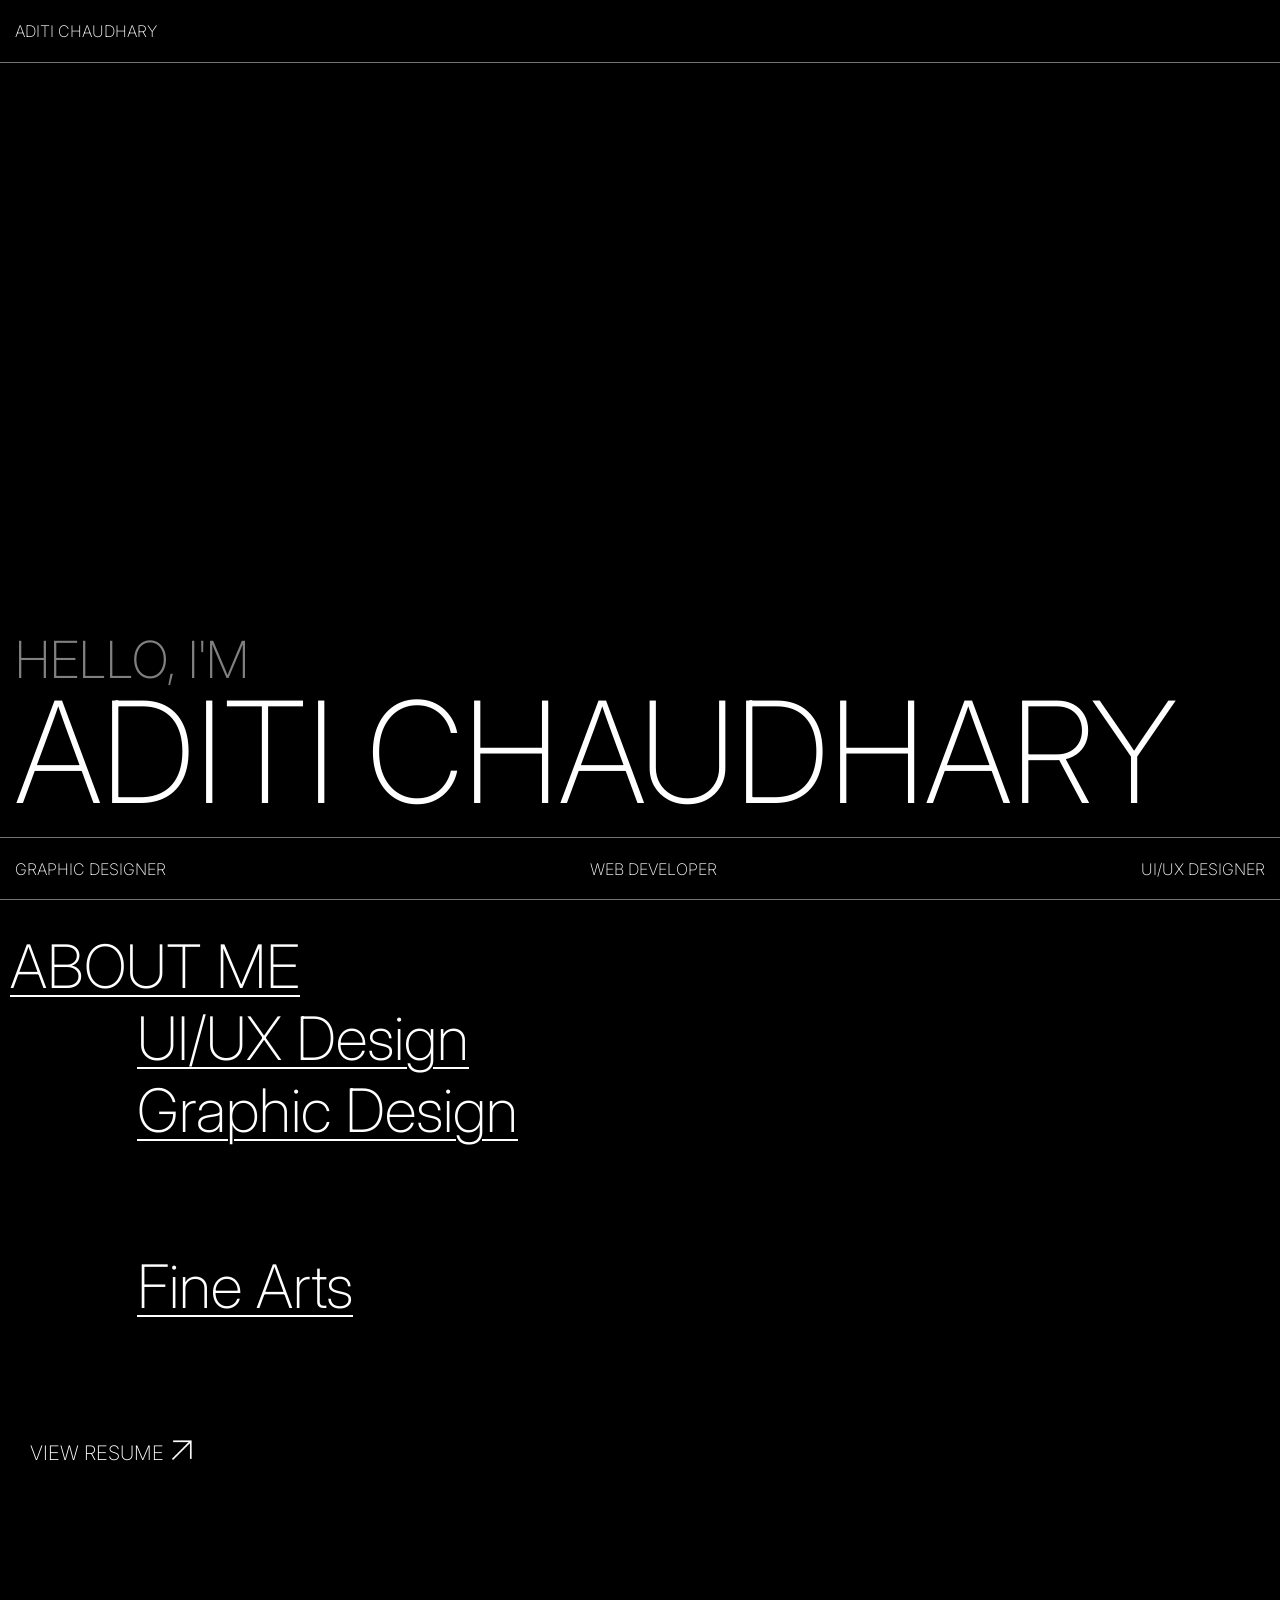
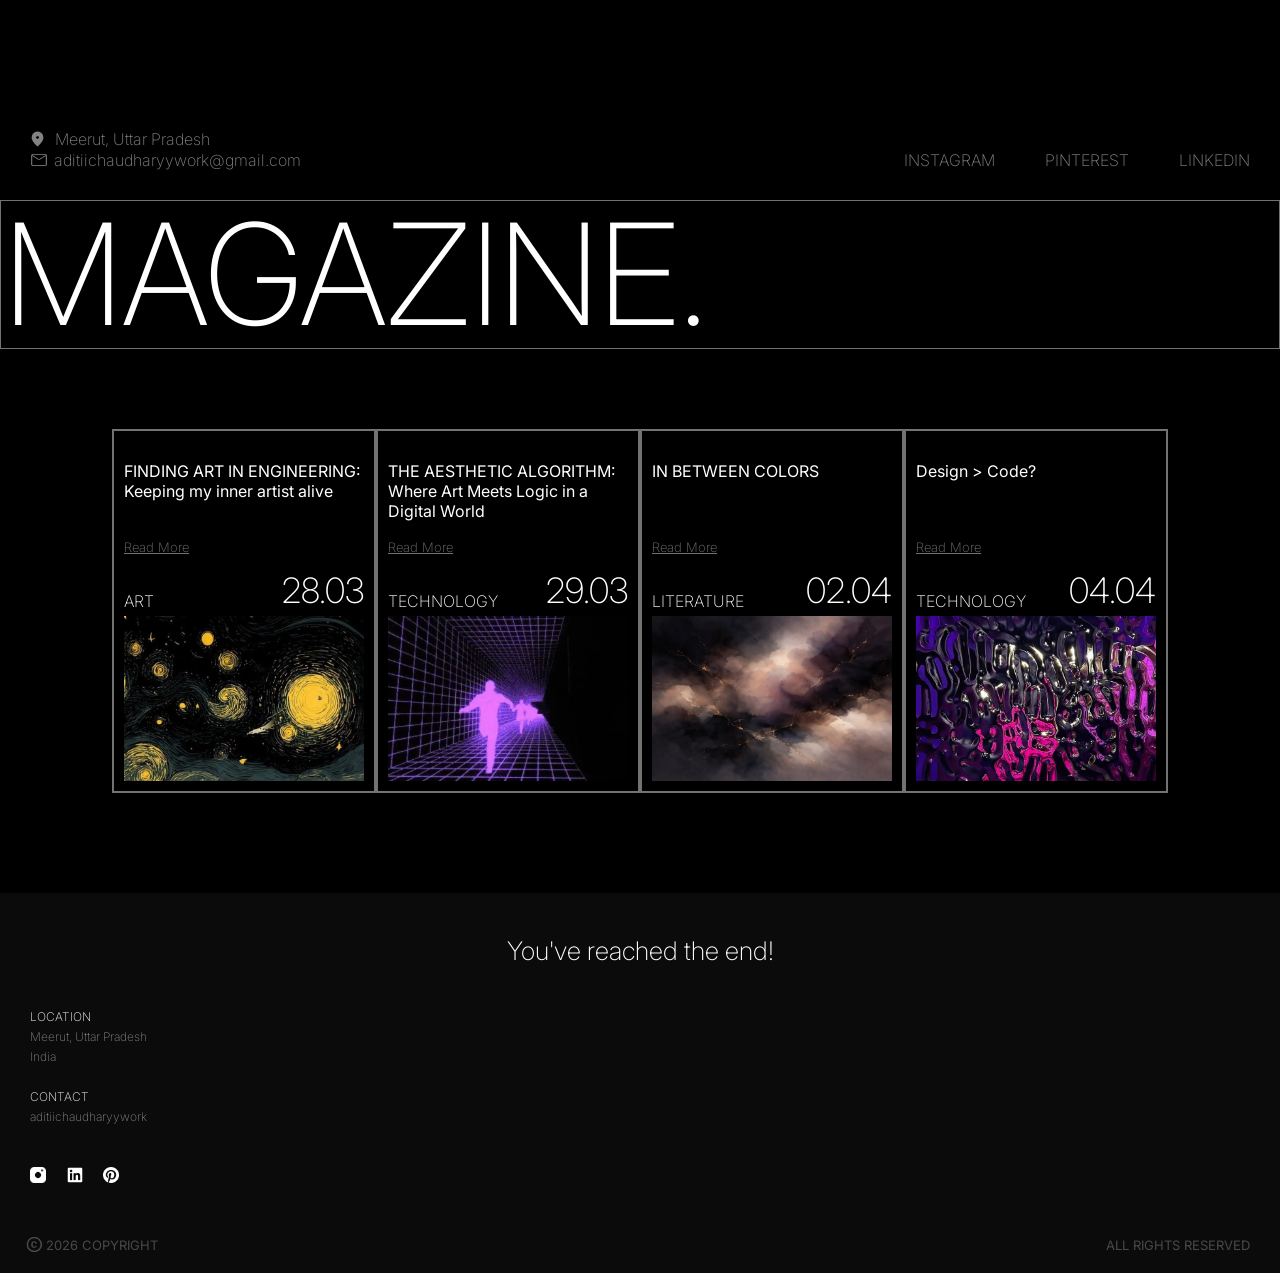
<file: index.html>
<!DOCTYPE html>
<html lang="en">

<head>
    <meta charset="UTF-8">
    <meta name="viewport" content="width=device-width, initial-scale=1.0">
    <link rel="stylesheet" href="style.css">
    <title>Portfolio</title>
</head>

<body>
    <div class="container darkMode">
        <div class="heroSection webpage desktopHeroSection">
            <div class="header tabletClassName">
                ADITI CHAUDHARY
            </div>
            <div class="name">
                <div class="grey nameSize1">HELLO, I'M</div>
                <div class="interMedium nameSize2">ADITI CHAUDHARY</div>
                <div class="tabletname">ADITI <br>CHAUDHARY</div>
            </div>
            <div class="profile tabletClass">
                <span>GRAPHIC DESIGNER</span>
                <span>WEB DEVELOPER</span>
                <span>UI/UX DESIGNER</span>
            </div>
        </div>

        <div class="menu webpage">
            <div class="nav">
                <a href="aboutme.html" class="aboutMe hover">ABOUT ME</a>
                <a href="uiux.html" class="uiuxDesign hover">UI/UX Design</a>
                <a href="graphicdesign.html" class="graphicDesign hover">Graphic Design</a>
                <a href="finearts.html" class="fineArts hover">Fine Arts</a>
            </div>
            <div class="resume">
                <a href="2026 Resume.pdf">VIEW RESUME <img src="icons/tilted-arrow.png" alt="" class="arrow"></a>
            </div>
            <div class="navFooter">
                <div class="addInfo">
                    <div class="address">
                        <img src="icons/location-pin.png" alt="">Meerut, Uttar Pradesh
                    </div>
                    <div class="email">
                        <img src="icons/mail.png" alt="">aditiichaudharyywork@gmail.com
                    </div>
                </div>
                <div class="socials">
                    <a href="https://www.instagram.com/aditiichaudharyy/">INSTAGRAM</a>
                    <a href="https://in.pinterest.com/aditiichaudharyy/">PINTEREST</a>
                    <a href="https://www.linkedin.com/in/aditiichaudharyy/">LINKEDIN</a>
                </div>
            </div>
        </div>
        <div class="magazine MagazineWebpage">
            <div class="magazineHeading">MAGAZINE.</div>
            <div class="centreAlign">
                <div class="cardsContainer">
                    <div class="card">
                        <div class="first">
                                <div class="blogTitle">FINDING ART IN ENGINEERING: Keeping my inner artist alive </div>
                                <div class="readMore"><a href="blog1.html">Read More</a></div>
                                <div class="category-date">
                                    <div class="category">ART</div>
                                    <div class="date">28.03</div>
                                </div>
                            </div>
                            <div class="second"><img src="images/blog covers/artinengineering.webp" alt="" style="width: 100%;"></div>
                    </div>
                    <div class="card">
                        <div class="first">
                                <div class="blogTitle">THE AESTHETIC ALGORITHM: Where Art Meets Logic in a Digital World</div>
                                <div class="readMore"><a href="blog2.html">Read More</a></div>
                                <div class="category-date">
                                    <div class="category">TECHNOLOGY</div>
                                    <div class="date">29.03</div>
                                </div>
                            </div>
                            <div class="second"><img src="images/blog covers/blog 2.webp" alt="" style="width: 100%; "></div>
                    </div>
                    <div class="card">
                        <div class="first">
                                <div class="blogTitle">IN BETWEEN COLORS</div>
                                <div class="readMore"><a href="blog3.html">Read More</a></div>
                                <div class="category-date">
                                    <div class="category">LITERATURE</div>
                                    <div class="date">02.04</div>
                                </div>
                            </div>
                            <div class="second"><img src="images/blog covers/blog 3.webp" alt="" style="height: 100%;"></div>
                    </div>
                    <div class="card">
                        <div class="first">
                                <div class="blogTitle">Design > Code?</div>
                                <div class="readMore"><a href="blog4.html">Read More</a></div>
                                <div class="category-date">
                                    <div class="category">TECHNOLOGY</div>
                                    <div class="date">04.04</div>
                                </div>
                            </div>
                            <div class="second"><img src="images/blog covers/blog 4.webp" alt="" style="width: 100%;"></div>
                    </div> 
                    
                </div>
            </div>
        </div>
        <div class="footerGap"></div>
       <div class="footer">
        <div class="footer1">You've reached the end!</div>
        <div class="footer2">
            <span class="cap1">LOCATION</span>
            <span class="body">Meerut, Uttar Pradesh</span>
            <span class="body">India</span>
            <span class="cap2">CONTACT</span>
            <span class="body">aditiichaudharyywork</span>

            <div class="socialIcons">
                <a href="https://www.instagram.com/aditiichaudharyy/"><img src="icons/instagram.png" alt=""></a>
                <a href="https://www.linkedin.com/in/aditiichaudharyy/"><img src="icons/linkedin.png" alt=""></a>
                <a href="https://www.pinterest.com/in/aditiichaudharyy/"><img src="icons/pinterest.png" alt=""></a>
            </div>
        </div>
        <div class="footer3">
            <div class="copyright"><img src="icons/cc.png" alt="">2026 COPYRIGHT</div>
            <span>ALL RIGHTS RESERVED</span>
        </div>
       </div>
    </div>
</body>
<script src="script.js"></script>

</html>
</file>
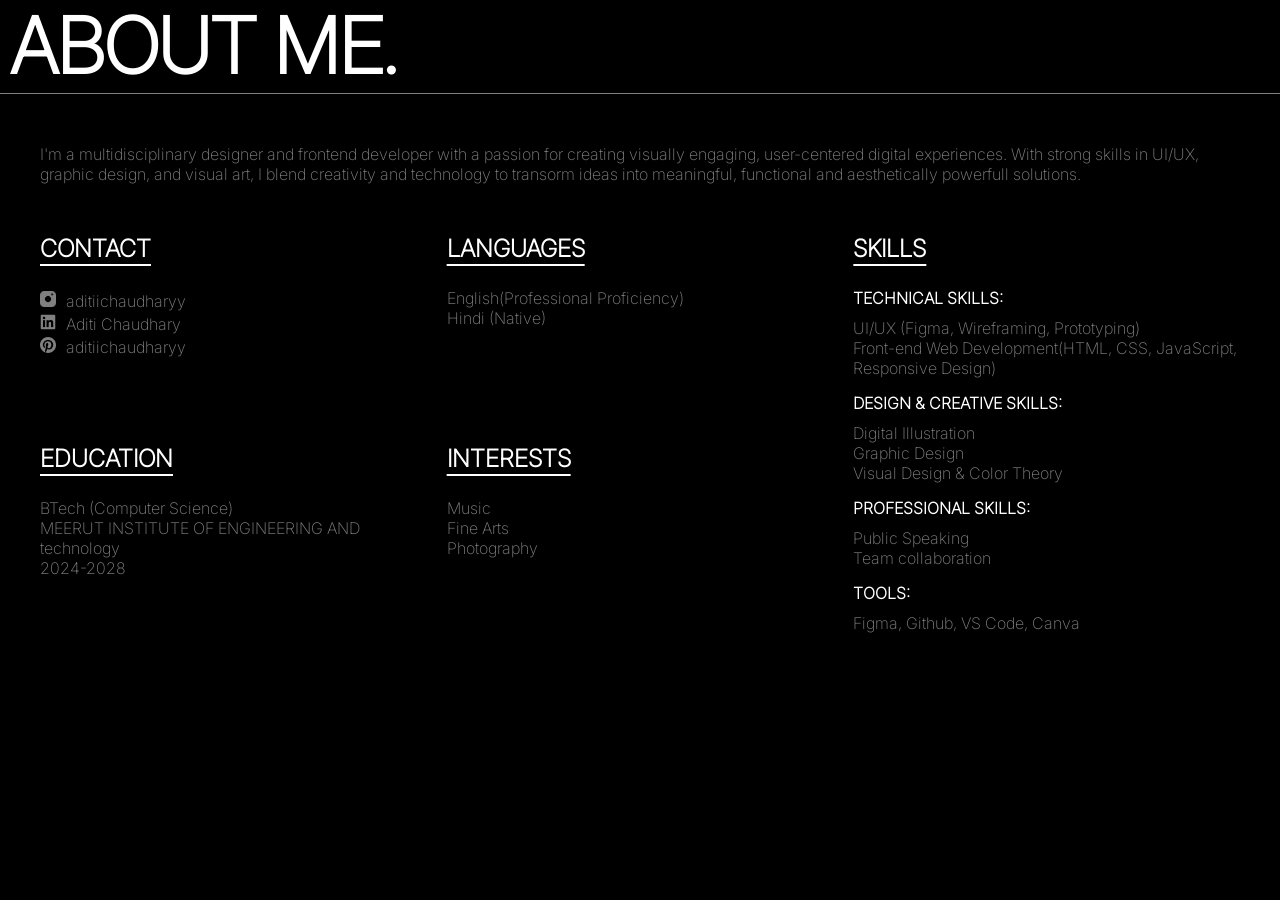
<file: aboutme.html>
<!DOCTYPE html>
<html lang="en">
<head>
    <meta charset="UTF-8">
    <meta name="viewport" content="width=device-width, initial-scale=1.0">
    <link rel="stylesheet" href="aboutme.css">
    <title>About Me</title>
</head>
<body class="darkMode">
    <h1>ABOUT ME.</h1>
    <p>I'm a multidisciplinary designer and frontend developer with a passion for creating visually engaging, user-centered digital experiences. With strong skills in UI/UX, graphic design, and visual art, I blend creativity and technology to transorm ideas into meaningful, functional and aesthetically powerfull solutions.</p>
    <div class="grid">
        <div class="contact">
            <h2><u>CONTACT</u></h2>
            <span><img src="icons/instagram.png" alt="">aditiichaudharyy</span>
            <span><img src="icons/linkedin.png" alt="">Aditi Chaudhary</span>
            <span><img src="icons/pinterest.png" alt="">aditiichaudharyy</span>
        </div>
        <div class="languages">
            <h2><u>LANGUAGES</u></h2>
            English(Professional Proficiency)
            <br>
            Hindi (Native)
            <br>
        </div>
        <div class="skills">
            <h2><u>SKILLS</u></h2>
            <h4>TECHNICAL SKILLS:</h4>
            UI/UX (Figma, Wireframing, Prototyping) <br>
            Front-end Web Development(HTML, CSS, JavaScript, Responsive Design)

            <h4>DESIGN & CREATIVE SKILLS:</h4>
            Digital Illustration <br>
            Graphic Design <br>
            Visual Design & Color Theory

            <h4>PROFESSIONAL SKILLS:</h4>
            Public Speaking <br>
            Team collaboration

            <h4>TOOLS:</h4>
            Figma, Github, VS Code, Canva
        </div>
        <div class="education">
            <h2><u>EDUCATION</u></h2>
            BTech (Computer Science)
            <br>MEERUT INSTITUTE OF ENGINEERING AND technology <br>
            2024-2028
        </div>
        <div class="interests">
            <h2><u>INTERESTS</u></h2>
            Music <br>
            Fine Arts <br>
            Photography
        </div>
    </div>
</body>
</html>
</file>
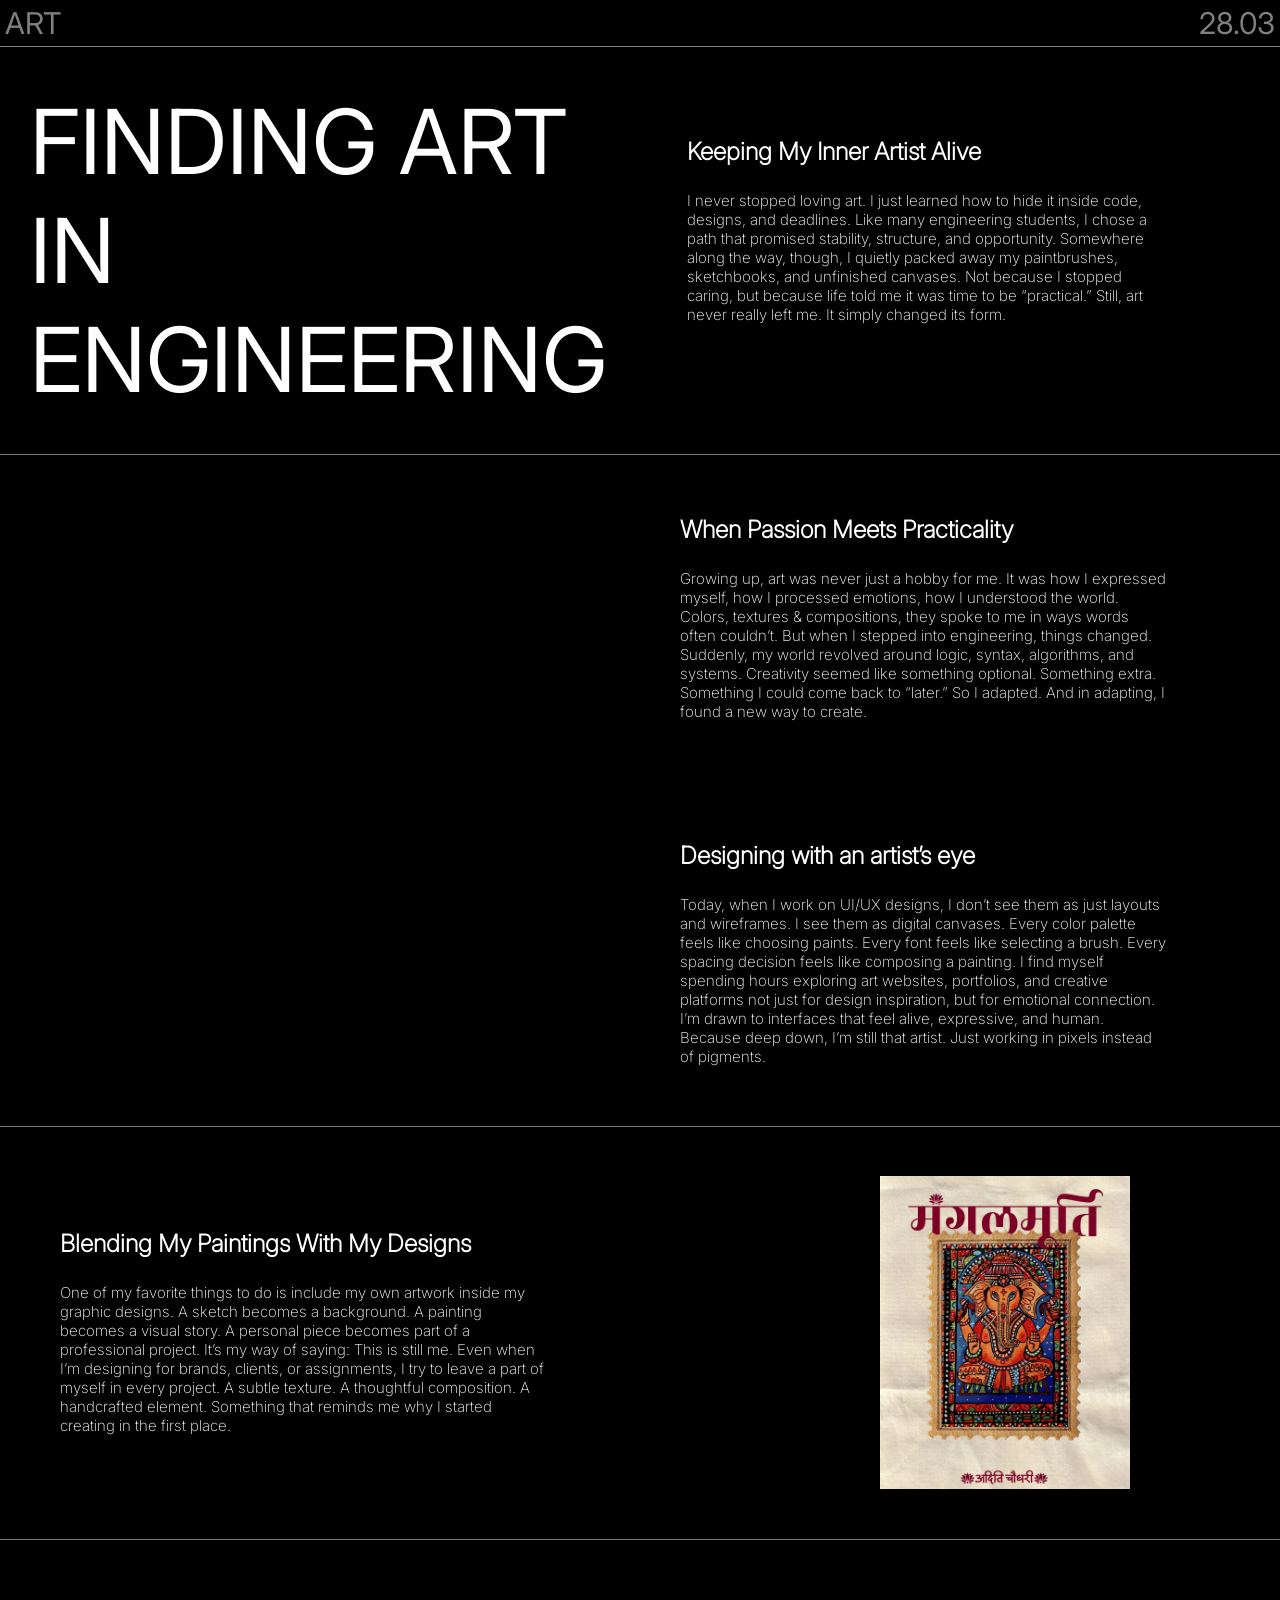
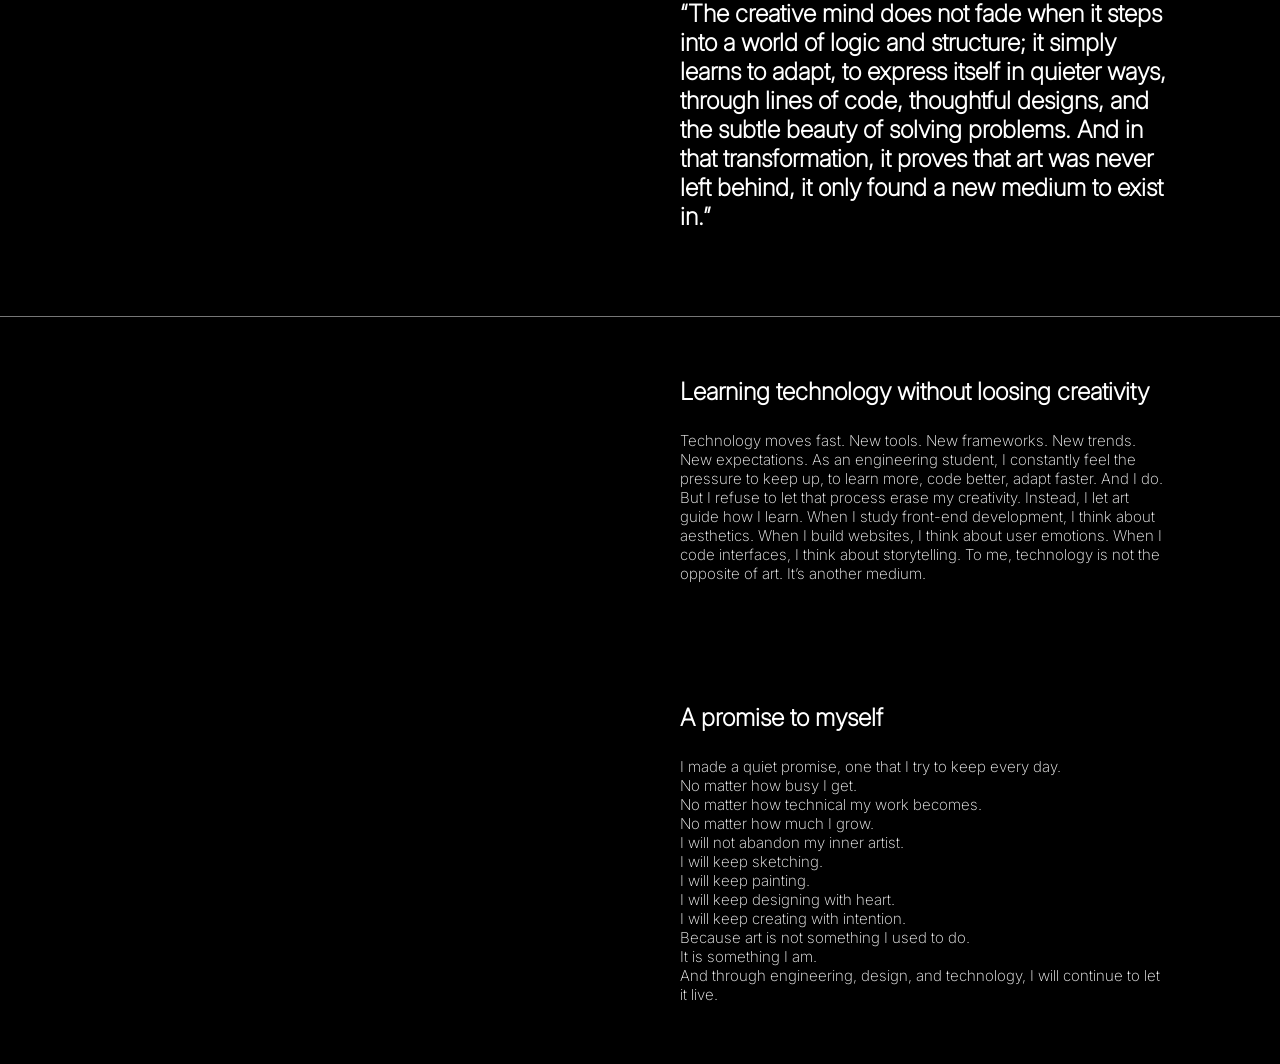
<file: blog1.html>
<!DOCTYPE html>
<html lang="en">

<head>
    <meta charset="UTF-8">
    <meta name="viewport" content="width=device-width, initial-scale=1.0">
    <link rel="stylesheet" href="blog.css">
    <title>Finding Art In Engineering</title>
</head>

<body>
    <div class="header">
        <span>ART</span>
        <span>28.03</span>
    </div>
    <div class="container">
        <div class="section">
            <div class="first title">FINDING ART IN ENGINEERING</div>
            <div class="second">
                <h2>Keeping My Inner Artist Alive</h2>
                <p>I never stopped loving art. I just learned how to hide it inside code, designs, and deadlines.
                    Like many engineering students, I chose a path that promised stability, structure, and opportunity.
                    Somewhere along the way, though, I quietly packed away my paintbrushes, sketchbooks, and unfinished
                    canvases. Not because I stopped caring, but because life told me it was time to be “practical.”
                    Still, art never really left me.
                    It simply changed its form.</p>
            </div>
        </div>
        <hr>

        <div class="section2">
            <div class="first"></div>
            <div class="second">
                <h2>When Passion Meets Practicality</h2>
                <p>Growing up, art was never just a hobby for me. It was how I expressed myself, how I processed
                    emotions, how I understood the world. Colors, textures & compositions, they spoke to me in ways
                    words often couldn’t.
                    But when I stepped into engineering, things changed. Suddenly, my world revolved around logic,
                    syntax, algorithms, and systems. Creativity seemed like something optional. Something extra.
                    Something I could come back to “later.”
                    So I adapted.
                    And in adapting, I found a new way to create.</p>
            </div>
        </div>

        <div class="section2">
            <div class="first"></div>
            <div class="second">
                <h2>Designing with an artist’s eye</h2>
                <p>Today, when I work on UI/UX designs, I don’t see them as just layouts and wireframes. I see them as
                    digital canvases.
                    Every color palette feels like choosing paints.
                    Every font feels like selecting a brush.
                    Every spacing decision feels like composing a painting.
                    I find myself spending hours exploring art websites, portfolios, and creative platforms not just for
                    design inspiration, but for emotional connection. I’m drawn to interfaces that feel alive,
                    expressive, and human.
                    Because deep down, I’m still that artist.
                    Just working in pixels instead of pigments.</p>
            </div>
        </div>

        <hr>

        <div class="section2">

            <div class="second2">
                <h2>Blending My Paintings With My Designs</h2>
                <p>One of my favorite things to do is include my own artwork inside my graphic designs.
                    A sketch becomes a background.
                    A painting becomes a visual story.
                    A personal piece becomes part of a professional project.
                    It’s my way of saying: This is still me.
                    Even when I’m designing for brands, clients, or assignments, I try to leave a part of myself in
                    every project. A subtle texture. A thoughtful composition. A handcrafted element.
                    Something that reminds me why I started creating in the first place.</p>
            </div>
            <div class="img">
                <img src="images/uiux/mangalmurti.webp" alt="">
            </div>
        </div>

        <hr>
        <div class="section2">
            <div class="first"></div>
            <div class="second">
                <h2>“The creative mind does not fade when it steps into a world of logic and structure; it simply learns
                    to adapt, to express itself in quieter ways, through lines of code, thoughtful designs, and the
                    subtle beauty of solving problems. And in that transformation, it proves that art was never left
                    behind, it only found a new medium to exist in.”</h2>
            </div>
        </div>

    </div>
    <hr>

    <div class="section2">
        <div class="first"></div>
        <div class="second">
            <h2>Learning technology without loosing creativity</h2>
            <p>Technology moves fast.
                New tools. New frameworks. New trends. New expectations.
                As an engineering student, I constantly feel the pressure to keep up, to learn more, code better, adapt
                faster.
                And I do.
                But I refuse to let that process erase my creativity.
                Instead, I let art guide how I learn.
                When I study front-end development, I think about aesthetics.
                When I build websites, I think about user emotions.
                When I code interfaces, I think about storytelling.
                To me, technology is not the opposite of art.
                It’s another medium.</p>
        </div>
    </div>

    <div class="section2">
        <div class="first"></div>
        <div class="second">
            <h2>A promise to myself</h2>
            <p>I made a quiet promise, one that I try to keep every day. <br>
                No matter how busy I get. <br>
                No matter how technical my work becomes. <br>
                No matter how much I grow. <br>
                I will not abandon my inner artist. <br>
                I will keep sketching. <br>
                I will keep painting. <br>
                I will keep designing with heart. <br>
                I will keep creating with intention. <br>
                Because art is not something I used to do. <br>
                It is something I am. <br>
                And through engineering, design, and technology,
                I will continue to let it live.</p>
        </div>
    </div>

    
    


</body>

</html>
</file>
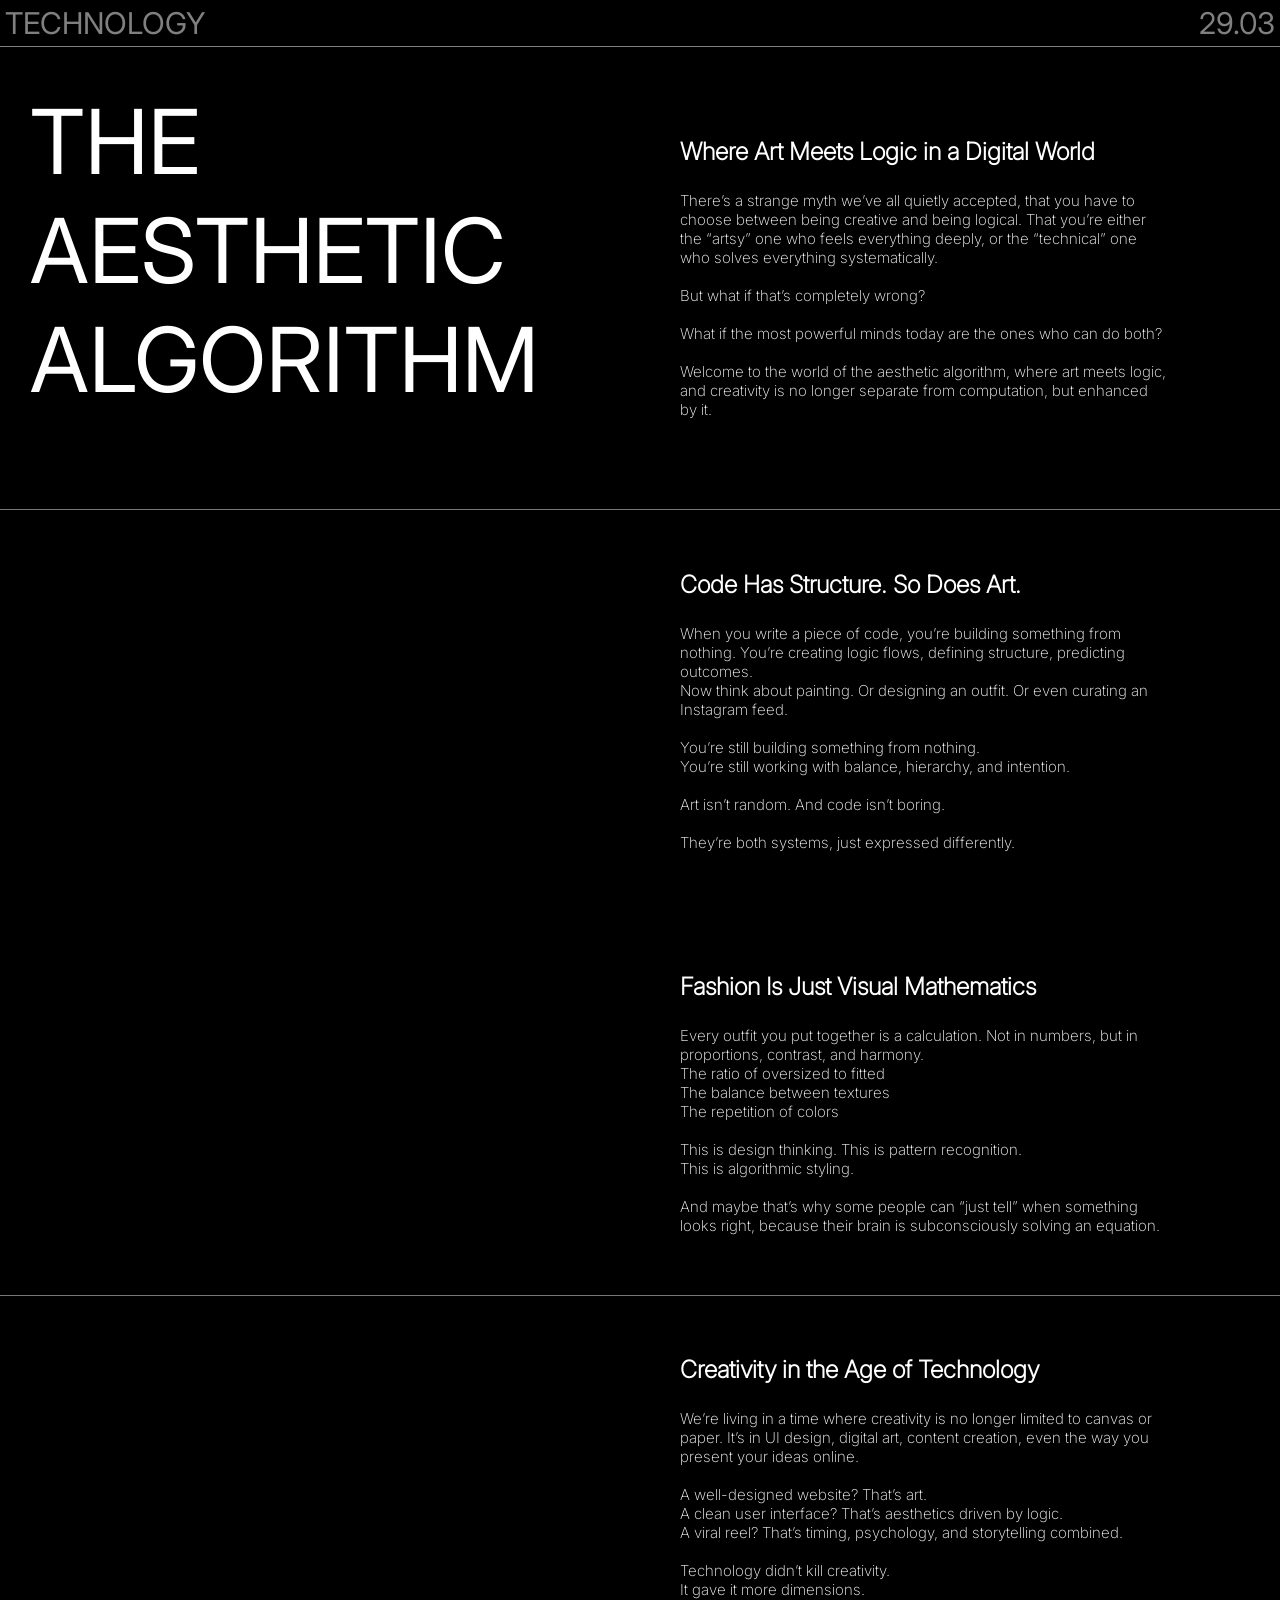
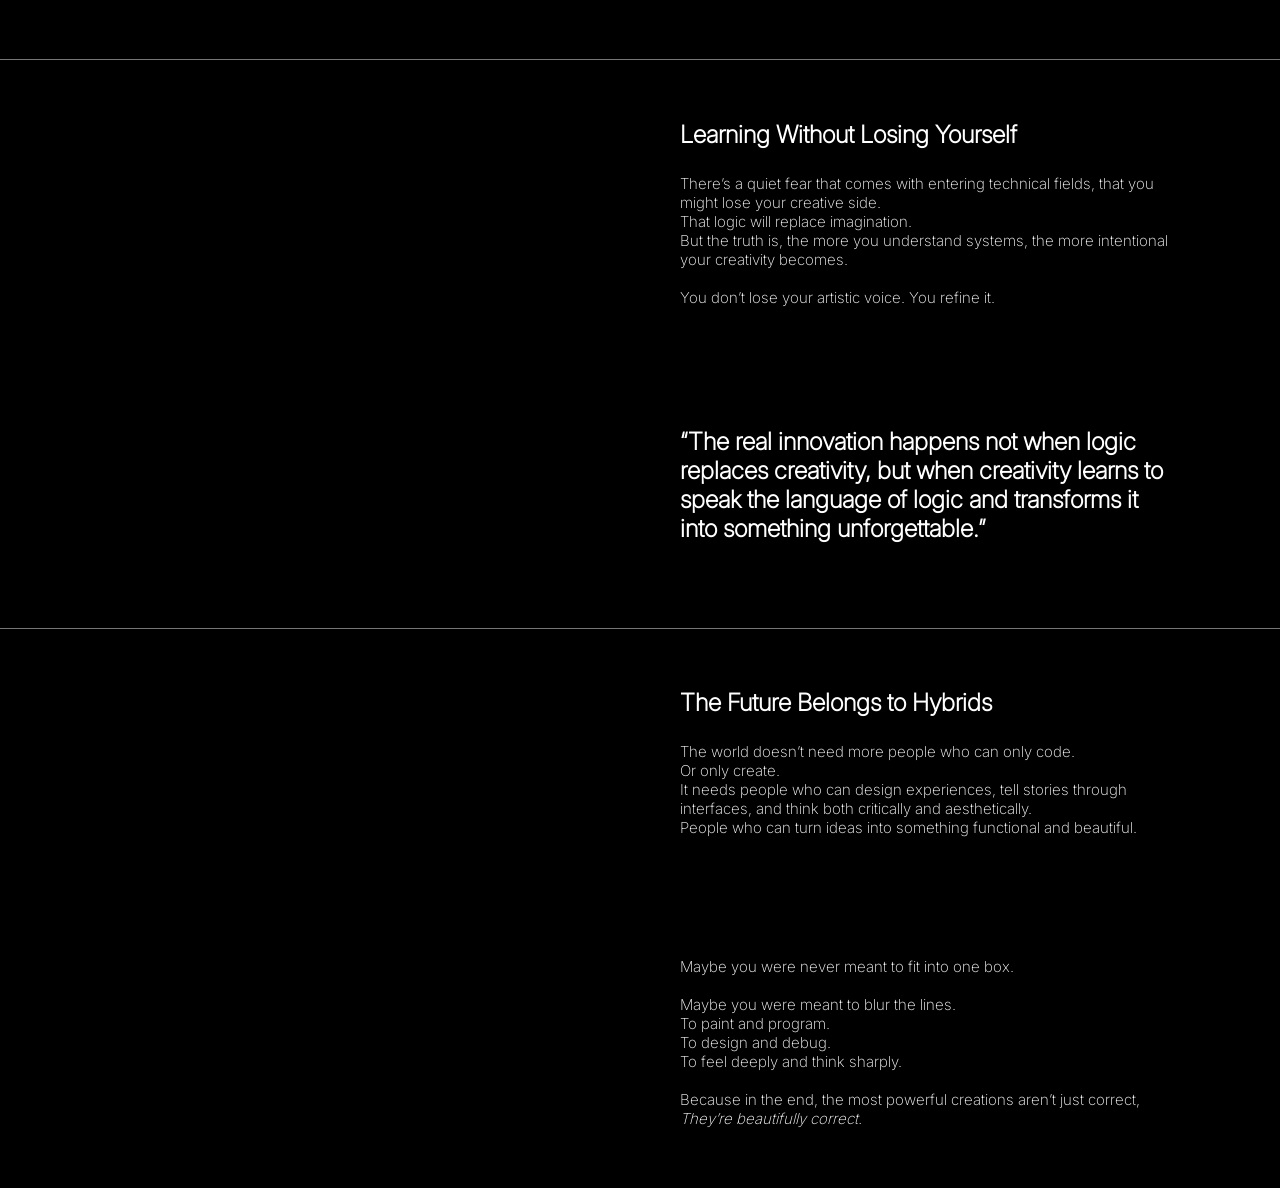
<file: blog2.html>
<!DOCTYPE html>
<html lang="en">

<head>
    <meta charset="UTF-8">
    <meta name="viewport" content="width=device-width, initial-scale=1.0">
    <link rel="stylesheet" href="blog.css">
    <title>The Aesthetic Algorithm</title>
</head>

<body>
    <div class="header">
        <span>TECHNOLOGY</span>
        <span>29.03</span>
    </div>
    <div class="container">
        <div class="section">
            <div class="first title">THE AESTHETIC ALGORITHM</div>
            <div class="second">
                <h2>Where Art Meets Logic in a Digital World</h2>
                <p>There’s a strange myth we’ve all quietly accepted, that you have to choose between being creative and
                    being logical. That you’re either the “artsy” one who feels everything deeply, or the “technical”
                    one who solves everything systematically.
                    <br><br>
                    But what if that’s completely wrong?
                    <br><br>
                    What if the most powerful minds today are the ones who can do both?
                    <br><br>
                    Welcome to the world of the aesthetic algorithm, where art meets logic, and creativity is no longer
                    separate from computation, but enhanced by it.
                </p>
            </div>
        </div>
        <hr>

        <div class="section2">
            <div class="first"></div>
            <div class="second">
                <h2>Code Has Structure. So Does Art.</h2>
                <p>When you write a piece of code, you’re building something from nothing. You’re creating logic flows,
                    defining structure, predicting outcomes.
                    <br>
                    Now think about painting. Or designing an outfit. Or even curating an Instagram feed.
                    <br><br>
                    You’re still building something from nothing.
                    <br>
                    You’re still working with balance, hierarchy, and intention.
                    <br><br>
                    Art isn’t random. And code isn’t boring.
                    <br><br>
                    They’re both systems, just expressed differently.
                </p>
            </div>
        </div>

        <div class="section2">
            <div class="first"></div>
            <div class="second">
                <h2>Fashion Is Just Visual Mathematics</h2>
                <p>Every outfit you put together is a calculation.
                    Not in numbers, but in proportions, contrast, and harmony.
                    <br>
                    The ratio of oversized to fitted
                    <br>
                    The balance between textures
                    <br>
                    The repetition of colors
                    <br><br>

                    This is design thinking. This is pattern recognition.
                    <br>
                    This is algorithmic styling.
                    <br><br>
                    And maybe that’s why some people can “just tell” when something looks right, because their brain is
                    subconsciously solving an equation.
                </p>
            </div>
        </div>

        <hr>

        <div class="section2">
            <div class="first"></div>
            <div class="second">
                <h2>Creativity in the Age of Technology</h2>
                <p>We’re living in a time where creativity is no longer limited to canvas or paper. It’s in UI design,
                    digital art, content creation, even the way you present your ideas online.
                    <br> <br>
                    A well-designed website? That’s art.
                    <br>
                    A clean user interface? That’s aesthetics driven by logic.
                    <br>
                    A viral reel? That’s timing, psychology, and storytelling combined.
                    <br>
                    <br>
                    Technology didn’t kill creativity.
                    <br>
                    It gave it more dimensions.
                    <br>
                </p>
            </div>
        </div>
        <hr>
        <div class="section2">
            <div class="first"></div>
            <div class="second">
                <h2>Learning Without Losing Yourself</h2>
                <p>There’s a quiet fear that comes with entering technical fields,
                    that you might lose your creative side.
                    <br>
                    That logic will replace imagination.
                    <br>
                    But the truth is, the more you understand systems, the more intentional your creativity becomes.
                    <br><br>
                    You don’t lose your artistic voice.
                    You refine it.
                </p>
            </div>
        </div>

        <div class="section2">
            <div class="first"></div>
            <div class="second">
                <h2>“The real innovation happens not when logic replaces creativity, but when creativity learns to speak
                    the language of logic and transforms it into something unforgettable.”</h2>
            </div>
        </div>

    </div>
    <hr>

    <div class="section2">
        <div class="first"></div>
        <div class="second">
            <h2>The Future Belongs to Hybrids</h2>
            <p>The world doesn’t need more people who can only code.
                <br>
                Or only create.
                <br>
                It needs people who can design experiences, tell stories through interfaces, and think both critically
                and aesthetically.
                <br>
                People who can turn ideas into something functional and beautiful.
            </p>
        </div>
    </div>

    <div class="section2">
        <div class="first"></div>
        <div class="second">
            <p>Maybe you were never meant to fit into one box.
                <br><br>

                Maybe you were meant to blur the lines.
                <br>
                To paint and program.
                <br>
                To design and debug.
                <br>
                To feel deeply and think sharply.
                <br>
                <br>
                Because in the end, the most powerful creations aren’t just correct,
                <br>
                <i> They’re beautifully correct.</i>
            </p>
        </div>
    </div>





</body>

</html>
</file>
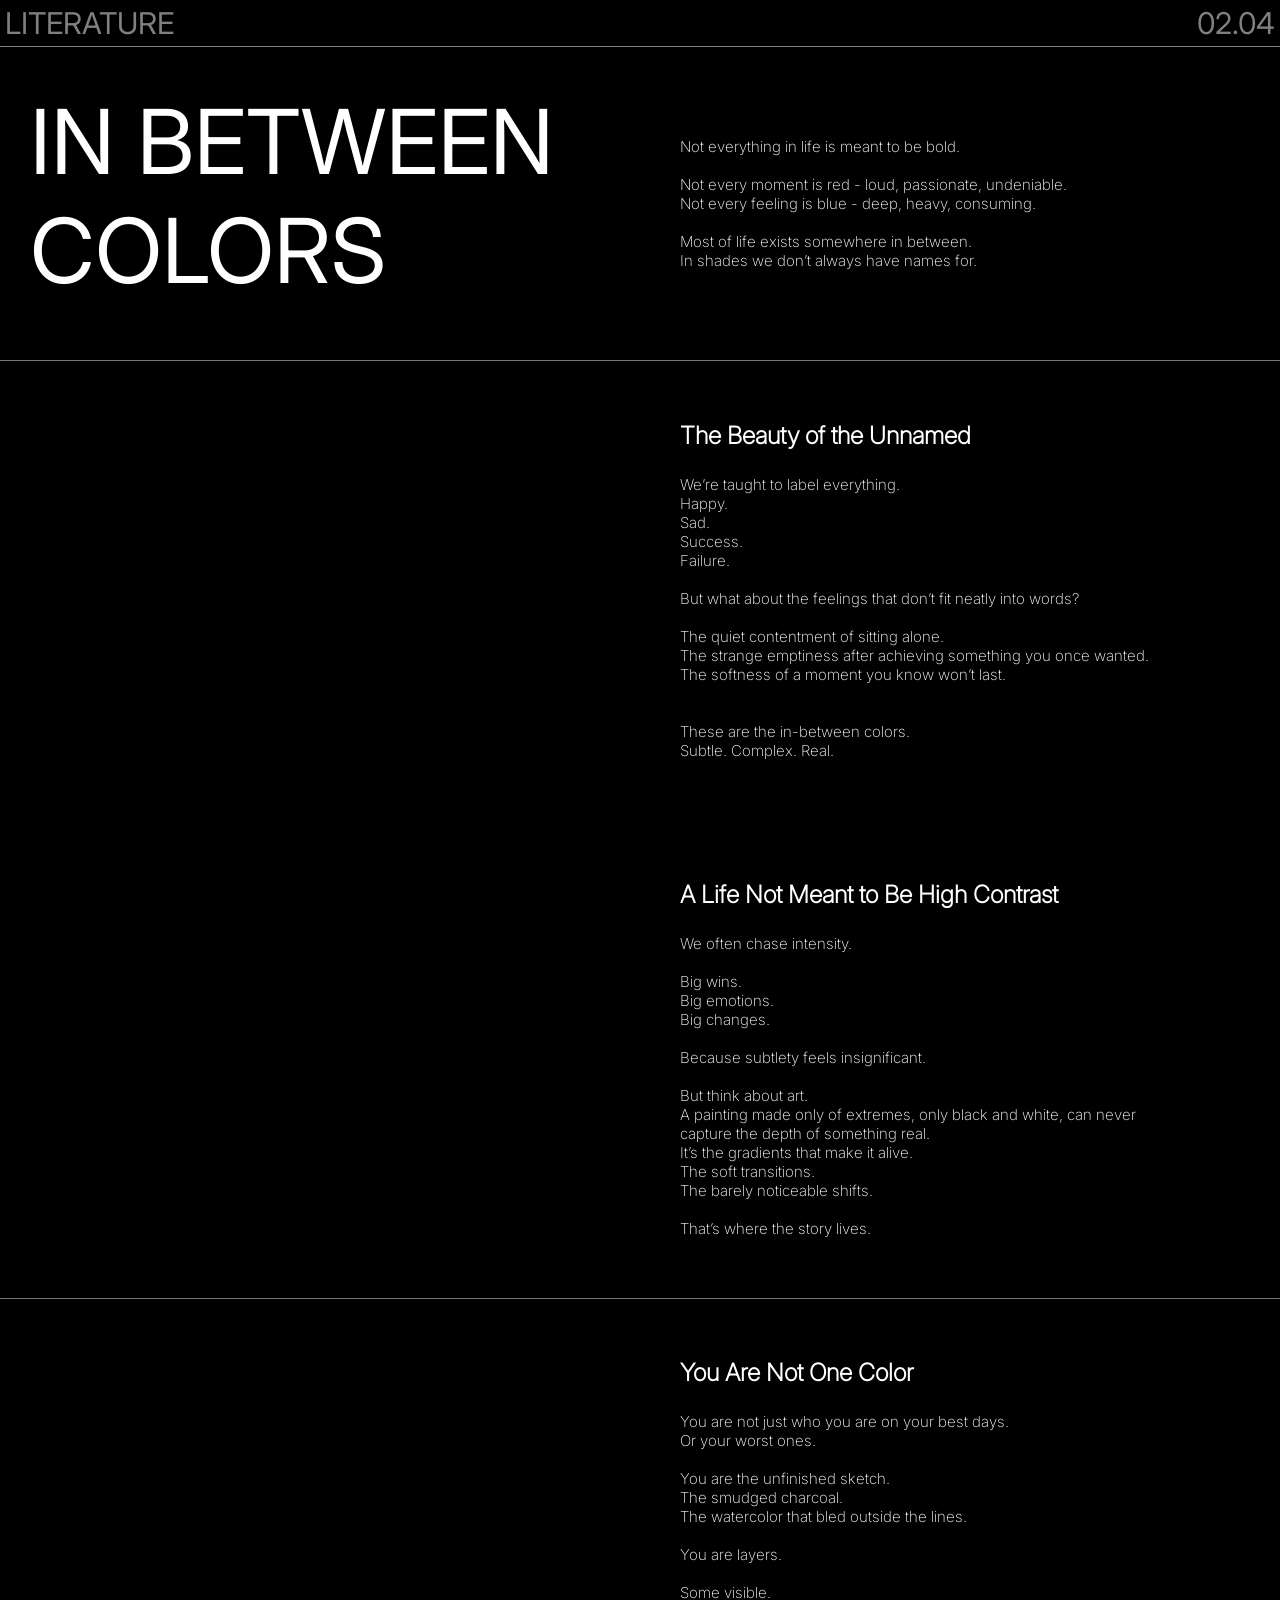
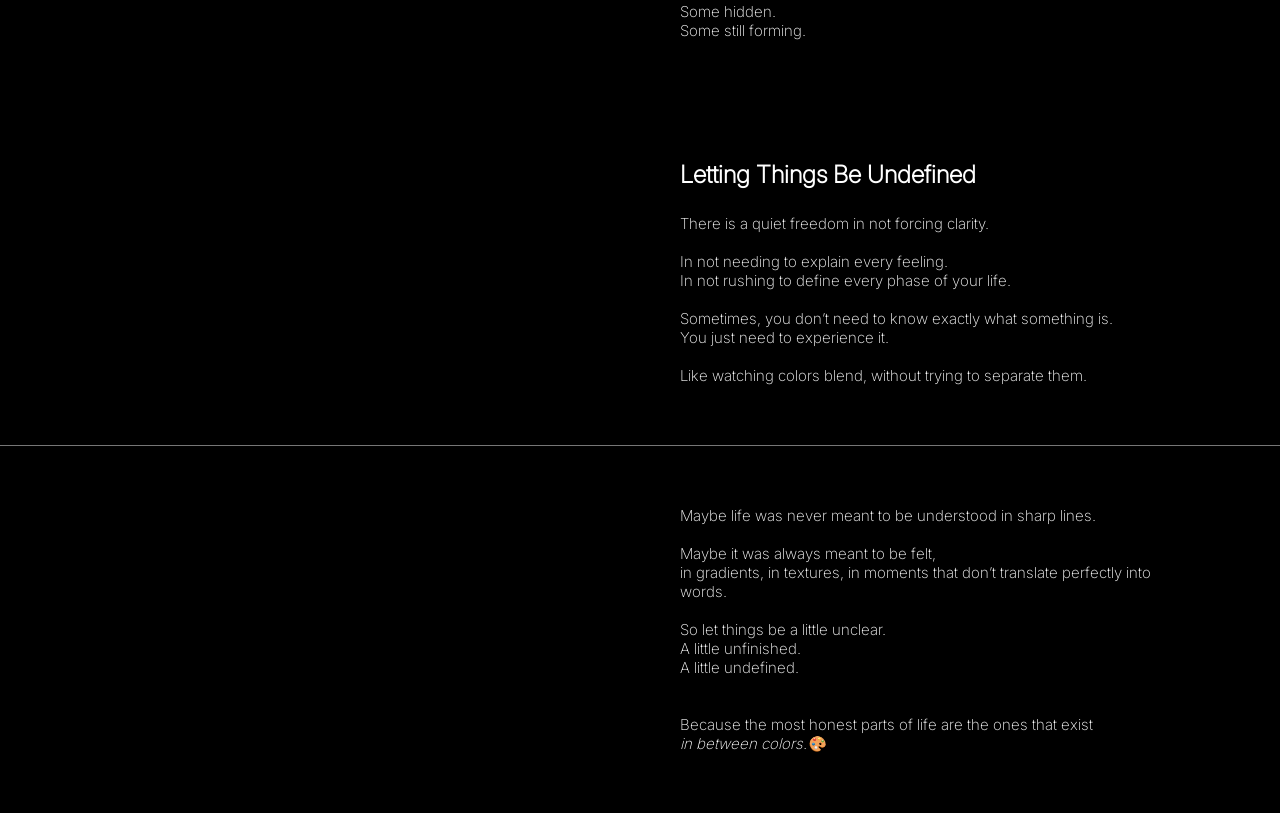
<file: blog3.html>
<!DOCTYPE html>
<html lang="en">

<head>
    <meta charset="UTF-8">
    <meta name="viewport" content="width=device-width, initial-scale=1.0">
    <link rel="stylesheet" href="blog.css">
    <title>Tn Between Colors</title>
</head>

<body>
    <div class="header">
        <span>LITERATURE</span>
        <span>02.04</span>
    </div>
    <div class="container">
        <div class="section">
            <div class="first title">IN BETWEEN COLORS</div>
            <div class="second">
                <p>Not everything in life is meant to be bold.
                    <br><br>
                    Not every moment is red - loud, passionate, undeniable. <br>
                    Not every feeling is blue - deep, heavy, consuming. <br>
                    <br>
                    Most of life exists somewhere in between.
                    <br>
                    In shades we don’t always have names for.
                </p>
            </div>
        </div>
        <hr>

        <div class="section2">
            <div class="first"></div>
            <div class="second">
                <h2>The Beauty of the Unnamed</h2>
                <p>We’re taught to label everything.
                    <br>

                    Happy. <br>
                    Sad. <br>
                    Success. <br>
                    Failure. <br>
                    <br>
                    But what about the feelings that don’t fit neatly into words?
                    <br> <br>
                    The quiet contentment of sitting alone. <br>
                    The strange emptiness after achieving something you once wanted. <br>
                    The softness of a moment you know won’t last. <br>
                    <br> <br>
                    These are the in-between colors.
                    <br>
                    Subtle. Complex. Real.
                </p>
            </div>
        </div>

        <div class="section2">
            <div class="first"></div>
            <div class="second">
                <h2>A Life Not Meant to Be High Contrast</h2>
                <p>We often chase intensity.
                    <br> <br>
                    Big wins. <br>
                    Big emotions. <br>
                    Big changes. <br>
                    <br>
                    Because subtlety feels insignificant.
                    <br> <br>
                    But think about art.
                    <br>
                    A painting made only of extremes, only black and white,
                    can never capture the depth of something real. <br>

                    It’s the gradients that make it alive.
                    <br>
                    The soft transitions. <br>
                    The barely noticeable shifts. <br>
                    <br>
                    That’s where the story lives.
                </p>
            </div>
        </div>

        <hr>

        <div class="section2">
            <div class="first"></div>
            <div class="second">
                <h2>You Are Not One Color</h2>
                <p>You are not just who you are on your best days.
                    <br>
                    Or your worst ones.
                    <br> <br>
                    You are the unfinished sketch. <br>
                    The smudged charcoal. <br>
                    The watercolor that bled outside the lines. <br>
                    <br>
                    You are layers.
                    <br><br>
                    Some visible. <br>
                    Some hidden. <br>
                    Some still forming. <br>
                </p>
            </div>
        </div>
        <div class="section2">
            <div class="first"></div>
            <div class="second">
                <h2>Letting Things Be Undefined</h2>
                <p>There is a quiet freedom in not forcing clarity.
                    <br> <br>
                    In not needing to explain every feeling. <br>
                    In not rushing to define every phase of your life. <br>
                    <br>
                    Sometimes, you don’t need to know exactly what something is.
                    <br>
                    You just need to experience it.
                    <br> <br>
                    Like watching colors blend,
                    without trying to separate them.
                </p>
            </div>
        </div>

    </div>
    <hr>

    <div class="section2">
        <div class="first"></div>
        <div class="second">
            <p>Maybe life was never meant to be understood in sharp lines.
                <br><br>
                Maybe it was always meant to be felt, <br>
                in gradients, in textures, in moments that don’t translate perfectly into words.
                <br><br>
                So let things be a little unclear. <br>
                A little unfinished. <br>
                A little undefined. <br>
                <br><br>
                Because the most honest parts of life are the ones that exist
                <br>
                <i>in between colors.🎨</i>
            </p>
        </div>
    </div>


</body>

</html>
</file>
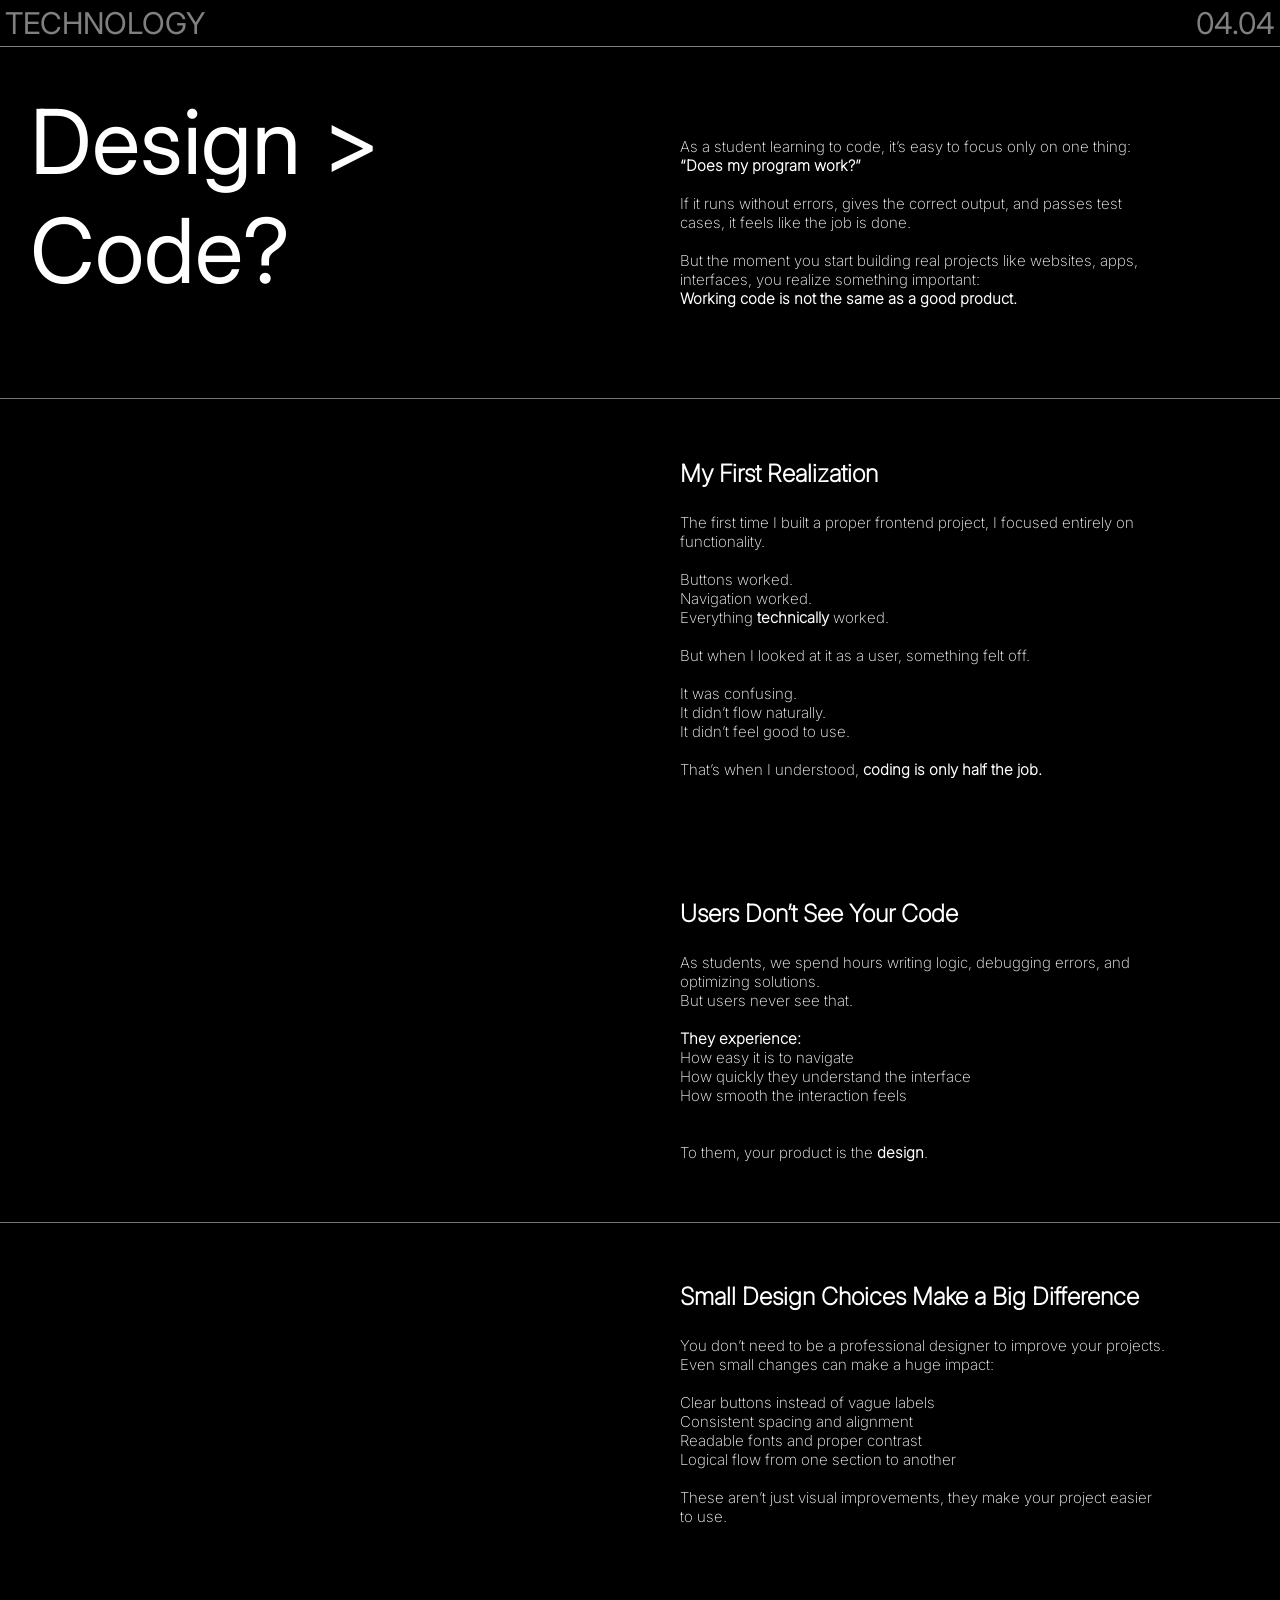
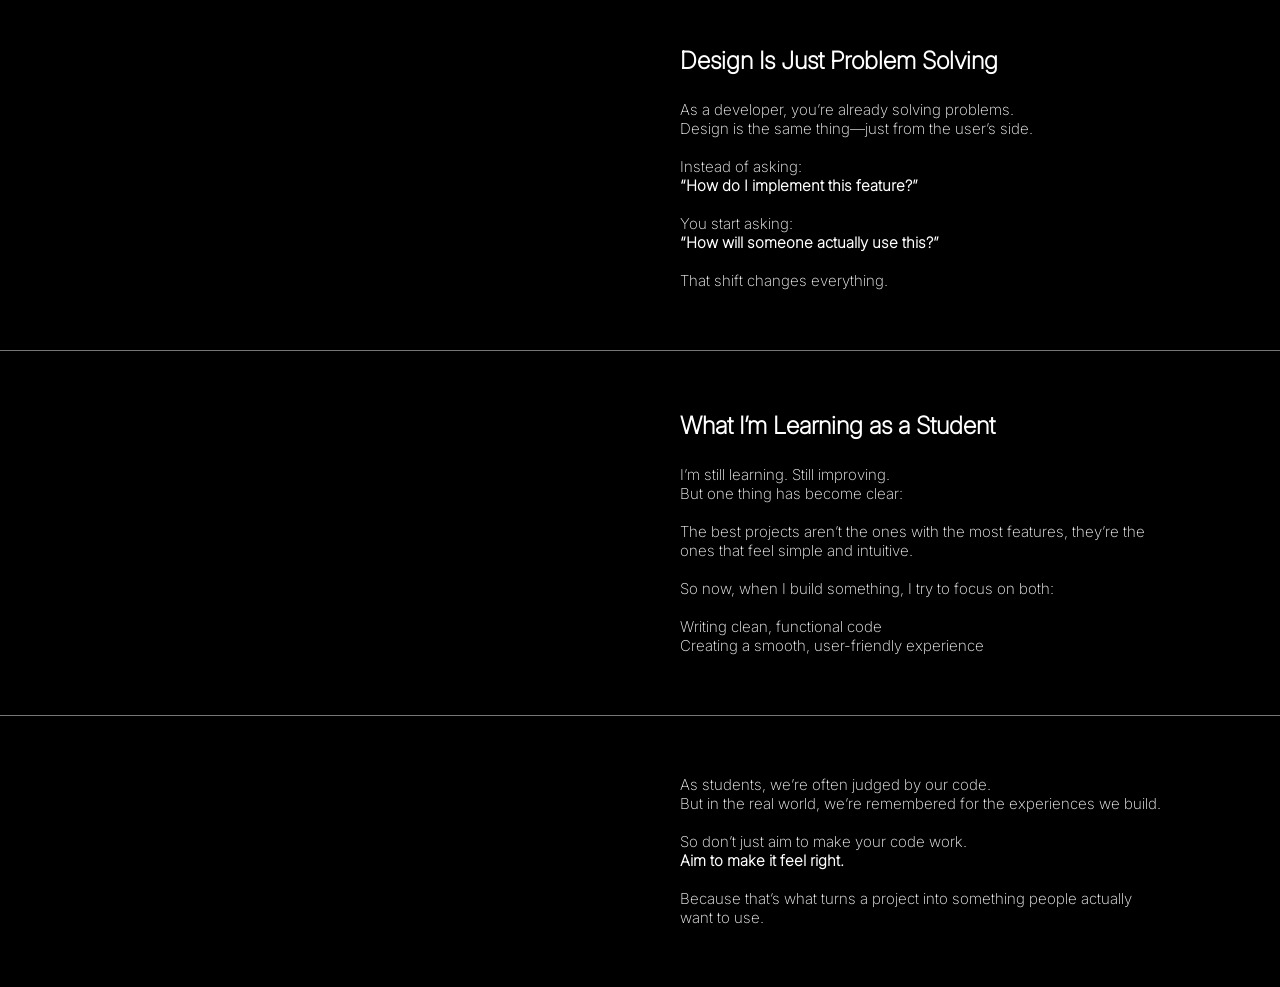
<file: blog4.html>
<!DOCTYPE html>
<html lang="en">

<head>
    <meta charset="UTF-8">
    <meta name="viewport" content="width=device-width, initial-scale=1.0">
    <link rel="stylesheet" href="blog.css">
    <title>Design > Code?</title>
</head>

<body>
    <div class="header">
        <span>TECHNOLOGY</span>
        <span>04.04</span>
    </div>
    <div class="container">
        <div class="section">
            <div class="first title">Design > Code?</div>
            <div class="second">
                <p>As a student learning to code, it’s easy to focus only on one thing:
                    <br>
                    <b>“Does my program work?”</b>
                    <br> <br>
                    If it runs without errors, gives the correct output, and passes test cases, it feels like the job is
                    done. <br>
                    <br>
                    But the moment you start building real projects like websites, apps, interfaces, you realize
                    something important: <br>

                    <b>Working code is not the same as a good product.</b>
                </p>
            </div>
        </div>
        <hr>

        <div class="section2">
            <div class="first"></div>
            <div class="second">
                <h2>My First Realization</h2>
                <p>The first time I built a proper frontend project, I focused entirely on functionality.
                    <br> <br>
                    Buttons worked. <br>
                    Navigation worked. <br>
                    Everything <b>technically</b> worked. <br>
                    <br>
                    But when I looked at it as a user, something felt off.
                    <br><br>

                    It was confusing. <br>
                    It didn’t flow naturally. <br>
                    It didn’t feel good to use. <br>
                    <br>
                    That’s when I understood, <b>coding is only half the job.</b>
                </p>
            </div>
        </div>

        <div class="section2">
            <div class="first"></div>
            <div class="second">
                <h2>Users Don’t See Your Code</h2>
                <p>As students, we spend hours writing logic, debugging errors, and optimizing solutions.
                    <br>
                    But users never see that.
                    <br> <br>
                    <b>They experience:</b>
                    <br>
                    How easy it is to navigate <br>
                    How quickly they understand the interface <br>
                    How smooth the interaction feels <br>
                    <br><br>
                    To them, your product is the <b>design</b>.
                </p>
            </div>
        </div>

        <hr>

        <div class="section2">
            <div class="first"></div>
            <div class="second">
                <h2>Small Design Choices Make a Big Difference</h2>
                <p>You don’t need to be a professional designer to improve your projects.
                    <br>
                    Even small changes can make a huge impact:
                    <br> <br>
                    Clear buttons instead of vague labels <br>
                    Consistent spacing and alignment <br>
                    Readable fonts and proper contrast <br>
                    Logical flow from one section to another <br>
                    <br>
                    These aren’t just visual improvements,
                    they make your project easier to use.
                    <br>
                </p>
            </div>
        </div>

        <div class="section2">
            <div class="first"></div>
            <div class="second">
                <h2>Design Is Just Problem Solving</h2>
                <p>As a developer, you’re already solving problems.
                    <br>
                    Design is the same thing—just from the user’s side.
                    <br> <br>
                    Instead of asking: <br>
                    <b>“How do I implement this feature?”</b>
                    <br><br>
                    You start asking: <br>
                    <b>“How will someone actually use this?”</b>
                    <br><br>
                    That shift changes everything.
                </p>
            </div>
        </div>


        <hr>

        <div class="section2">
            <div class="first"></div>
            <div class="second">
                <h2>What I’m Learning as a Student</h2>
                <p>I’m still learning. Still improving.
                    <br>
                    But one thing has become clear:
                    <br> <br>
                    The best projects aren’t the ones with the most features,
                    they’re the ones that feel simple and intuitive.
                    <br><br>
                    So now, when I build something, I try to focus on both:
                    <br><br>
                    Writing clean, functional code <br>
                    Creating a smooth, user-friendly experience <br>
                </p>
            </div>
        </div>
        <hr>
        <div class="section2">
            <div class="first"></div>
            <div class="second">
                <p>As students, we’re often judged by our code.
                    <br>
                    But in the real world, we’re remembered for the experiences we build.
                    <br><br>
                    So don’t just aim to make your code work.
                    <br>
                    <b>Aim to make it feel right.</b>
                    <br> <br>
                    Because that’s what turns a project into something people actually want to use.
                </p>
            </div>
        </div>





</body>

</html>
</file>
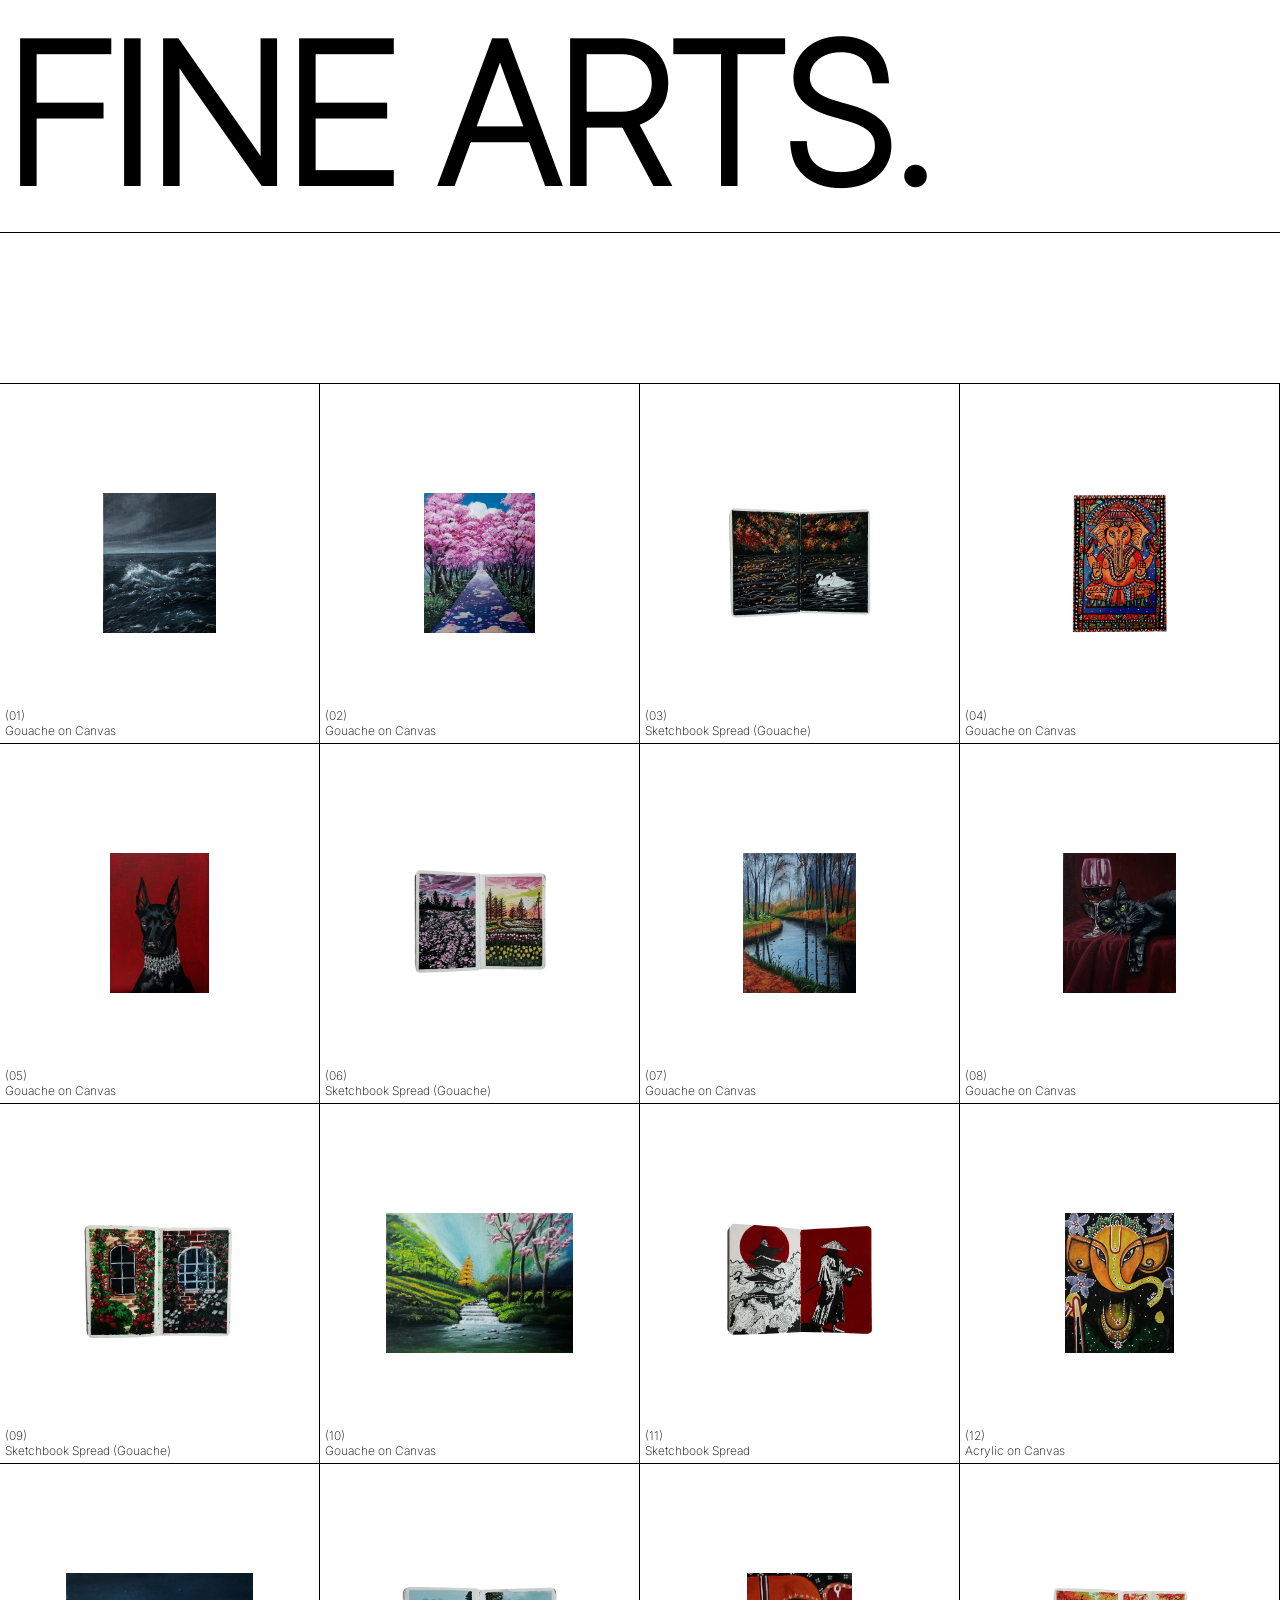
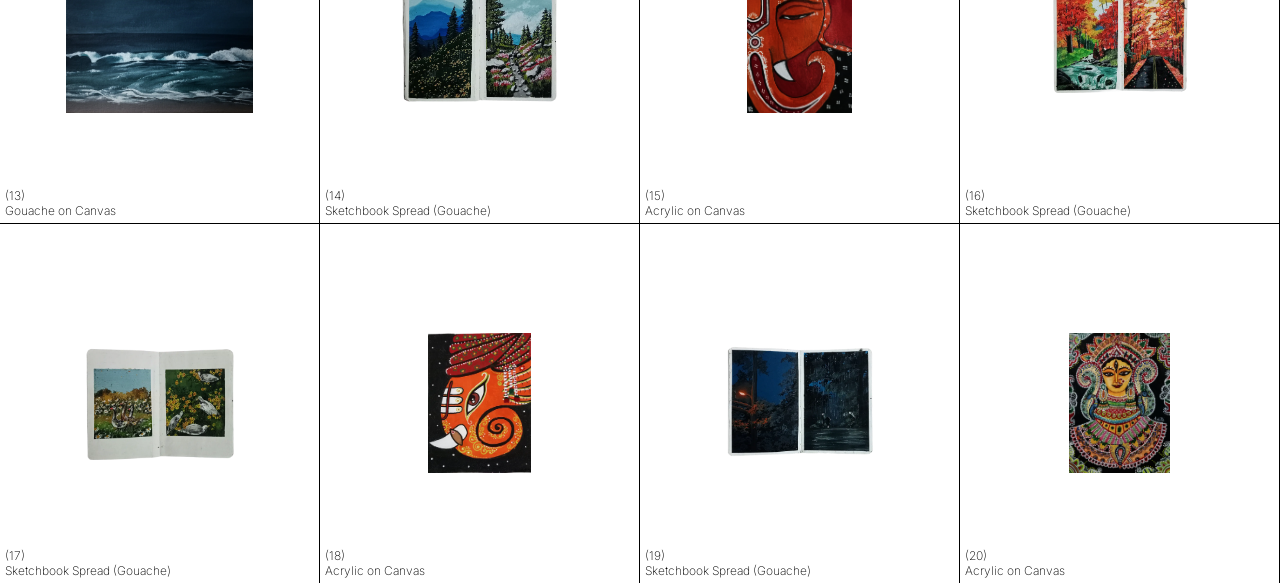
<file: finearts.html>
<!DOCTYPE html>
<html lang="en">
<head>
    <meta charset="UTF-8">
    <meta name="viewport" content="width=device-width, initial-scale=1.0">
    <link rel="stylesheet" href="finearts.css">
    <title>Fine Arts</title>
</head>
<body class="lightMode">
    <h1>FINE ARTS.</h1>
    <div class="container">
        
        <div class="box">
            <div class="first"></div>
            <div class="second"><img src="images/art/painting 1.webp" alt=""></div>
            <div class="third"><span>(01) <br>Gouache on Canvas</span></div>
        </div>
         <div class="box">
            <div class="first"></div>
            <div class="second"><img src="images/art/painting 4.webp" alt=""></div>
            <div class="third"><span>(02) <br>Gouache on Canvas</span></div>
        </div>
        <div class="box">
            <div class="first"></div>
            <div class="second"><img src="images/art/sketchbook 3.webp" alt=""></div>
            <div class="third"><span>(03) <br>Sketchbook Spread (Gouache)</span></div>
        </div>
        <div class="box">
            <div class="first"></div>
            <div class="second"><img src="images/art/painting 11.webp" alt=""></div>
            <div class="third"><span>(04) <br>Gouache on Canvas</span></div>
        </div>
         <div class="box">
            <div class="first"></div>
            <div class="second"><img src="images/art/painting 10.webp" alt=""></div>
            <div class="third"><span>(05) <br>Gouache on Canvas</span></div>
        </div>
        <div class="box">
            <div class="first"></div>
            <div class="second"><img src="images/art/sketchbook 2.webp" alt=""></div>
            <div class="third"><span>(06) <br>Sketchbook Spread (Gouache)</span></div>
        </div>
       

        <div class="box">
            <div class="first"></div>
            <div class="second"><img src="images/art/painting 3.webp" alt=""></div>
            <div class="third"><span>(07) <br>Gouache on Canvas</span></div>
        </div>
         <div class="box">
            <div class="first"></div>
            <div class="second"><img src="images/art/painting 9.webp" alt=""></div>
            <div class="third"><span>(08) <br>Gouache on Canvas</span></div>
        </div>
        <div class="box">
            <div class="first"></div>
            <div class="second"><img src="images/art/sketchbook 5.webp" alt=""></div>
            <div class="third"><span>(09) <br>Sketchbook Spread (Gouache)</span></div>
        </div>
        <div class="box">
            <div class="first"></div>
            <div class="second"><img src="images/art/painting 5.webp" alt=""></div>
            <div class="third"><span>(10) <br>Gouache on Canvas</span></div>
        </div>
        <div class="box">
            <div class="first"></div>
            <div class="second"><img src="images/art/sketchbook 8.webp" alt=""></div>
            <div class="third"><span>(11) <br>Sketchbook Spread</span></div>
        </div>
        <div class="box">
            <div class="first"></div>
            <div class="second"><img src="images/art/painting 7.webp" alt=""></div>
            <div class="third"><span>(12) <br>Acrylic on Canvas</span></div>
        </div>

        <div class="box">
            <div class="first"></div>
            <div class="second"><img src="images/art/painting 2.webp" alt=""></div>
            <div class="third"><span>(13) <br>Gouache on Canvas</span></div>
        </div>
        <div class="box">
            <div class="first"></div>
            <div class="second"><img src="images/art/sketchbook 4.webp" alt=""></div>
            <div class="third"><span>(14) <br>Sketchbook Spread (Gouache)</span></div>
        </div>
        <div class="box">
            <div class="first"></div>
            <div class="second"><img src="images/art/painting 6.webp" alt=""></div>
            <div class="third"><span>(15) <br>Acrylic on Canvas</span></div>
        </div>
        <div class="box">
            <div class="first"></div>
            <div class="second"><img src="images/art/sketchbook 1.webp" alt=""></div>
            <div class="third"><span>(16) <br>Sketchbook Spread (Gouache)</span></div>
        </div>

         <div class="box">
            <div class="first"></div>
            <div class="second"><img src="images/art/sketchbook 6.webp" alt=""></div>
            <div class="third"><span>(17) <br>Sketchbook Spread (Gouache)</span></div>
        </div>
        <div class="box">
            <div class="first"></div>
            <div class="second"><img src="images/art/painting 12.webp" alt=""></div>
            <div class="third"><span>(18) <br>Acrylic on Canvas</span></div>
        </div>
        <div class="box">
            <div class="first"></div>
            <div class="second"><img src="images/art/sketchbook 7.webp" alt=""></div>
            <div class="third"><span>(19) <br>Sketchbook Spread (Gouache)</span></div>
        </div>
        <div class="box">
            <div class="first"></div>
            <div class="second"><img src="images/art/painting 8.webp" alt=""></div>
            <div class="third"><span>(20) <br>Acrylic on Canvas</span></div>
        </div>
        
    </div>
</body>
</html>
</file>
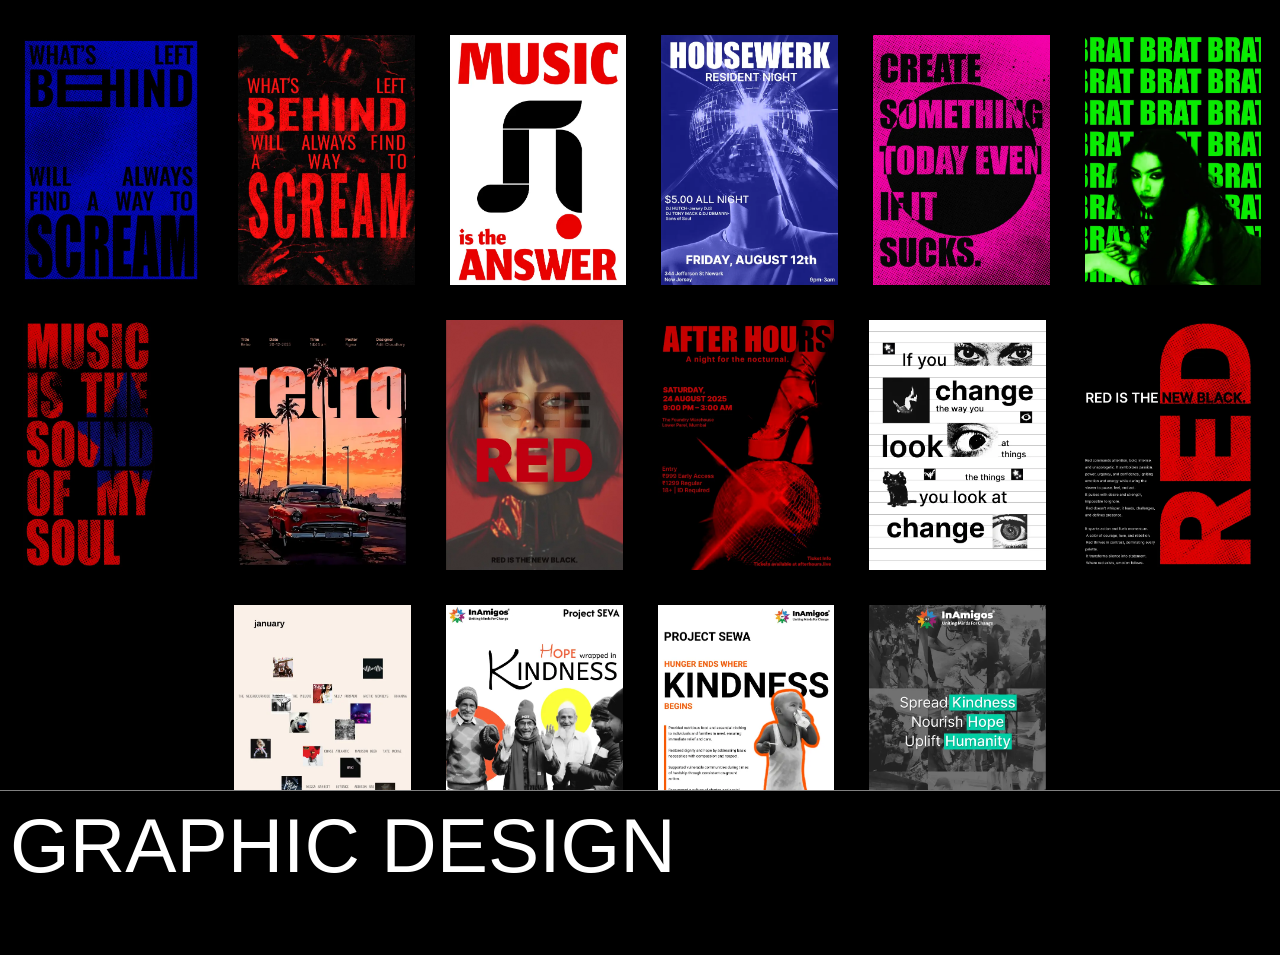
<file: graphicdesign.html>
<!DOCTYPE html>
<html lang="en">
<head>
    <meta charset="UTF-8">
    <meta name="viewport" content="width=device-width, initial-scale=1.0">
    <link rel="stylesheet" href="graphicdesign.css">
    <title>Graphic Design</title>
</head>
<body class="darkMode">
   <div class="heading">GRAPHIC DESIGN</div>
   <div class="container">
    <img src="images/posters/poster 1.webp" alt="">
    <img src="images/posters/poster 2.webp" alt="">
    <img src="images/posters/poster 3.webp" alt="">
    <img src="images/posters/poster 4.webp" alt="">
    <img src="images/posters/poster 5.webp" alt="">
    <img src="images/posters/poster 6.webp" alt="">
    <img src="images/posters/poster 7.webp" alt="">
    <img src="images/posters/poster 8.webp" alt="">
    <img src="images/posters/poster 9.webp" alt="">
    <img src="images/posters/poster 10.webp" alt="">
    <img src="images/posters/poster 12.webp" alt="">
    <img src="images/posters/poster 13.webp" alt="">
    <img src="images/posters/poster 14.webp" alt="">
    <img src="images/posters/poster 15.webp" alt="">
    <img src="images/posters/poster 16.webp" alt="">
    <img src="images/posters/poster 17.webp" alt="">
    
    
   </div>
</body>
</html>
</file>
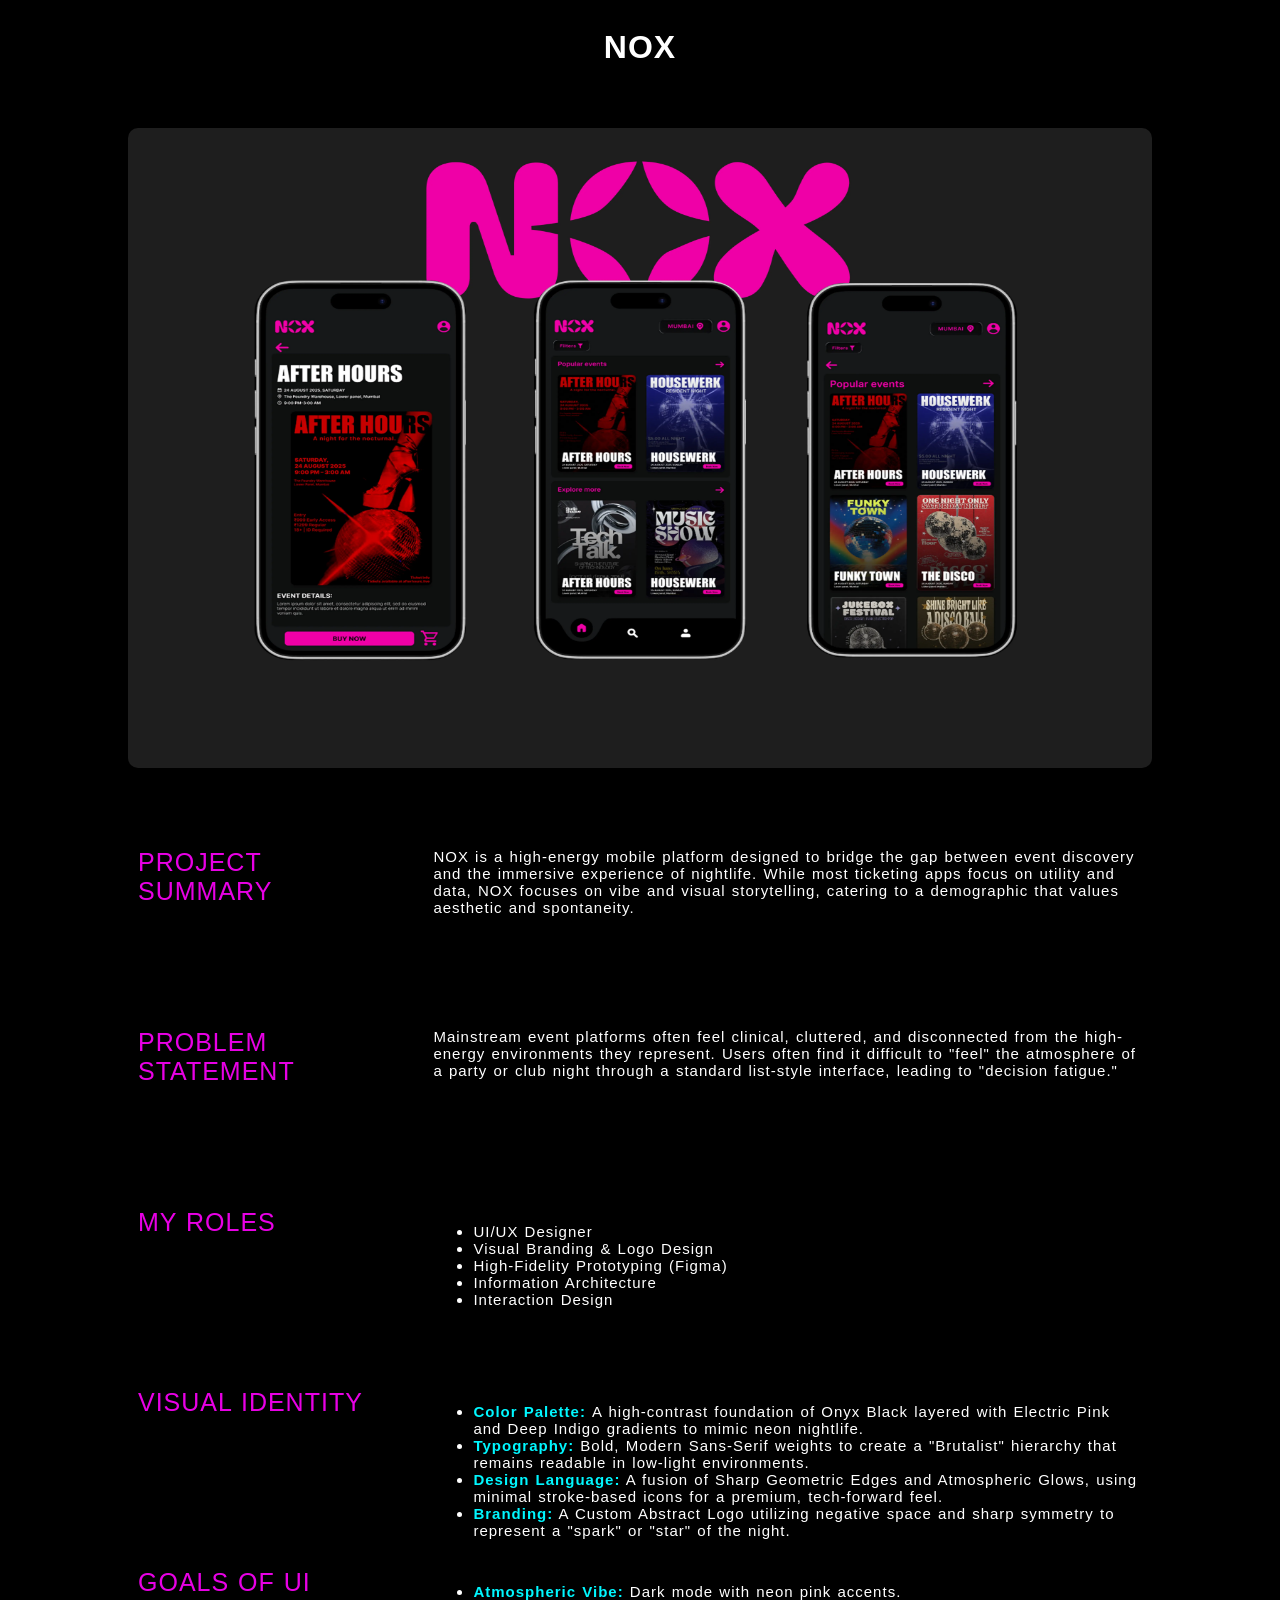
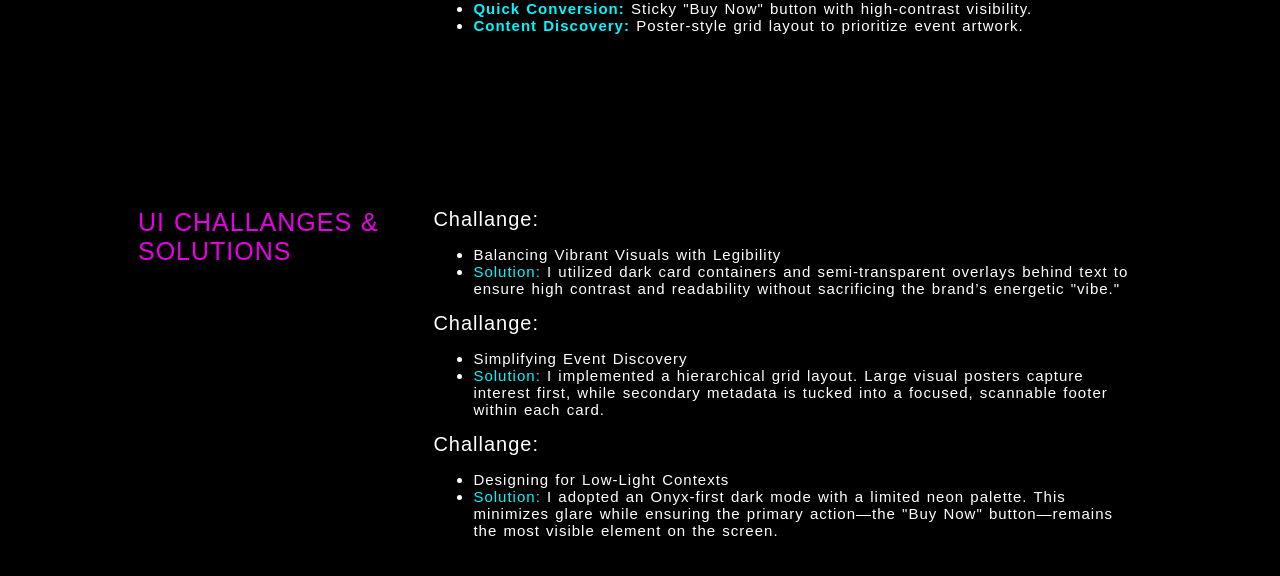
<file: nox.html>
<!DOCTYPE html>
<html lang="en">
<head>
    <meta charset="UTF-8">
    <meta name="viewport" content="width=device-width, initial-scale=1.0">
    <link rel="stylesheet" href="styleSenseEd.css">
    <title>NOX</title>
</head>
<body>
    <h1>NOX</h1>
    <div class="container"></div>
    <img src="images/uiux/nox mockup.webp" class="mockup">
    <div class="content">
        <div class="box one">PROJECT SUMMARY</div>
        <div class="box two">NOX is a high-energy mobile platform designed to bridge the gap between event discovery and the immersive experience of nightlife. While most ticketing apps focus on utility and data, NOX focuses on vibe and visual storytelling, catering to a demographic that values aesthetic and spontaneity.</div>

        <div class="box one">PROBLEM STATEMENT</div>
        <div class="box two">Mainstream event platforms often feel clinical, cluttered, and disconnected from the high-energy environments they represent. Users often find it difficult to "feel" the atmosphere of a party or club night through a standard list-style interface, leading to "decision fatigue."</div>

        <div class="box one">MY ROLES</div>
        <div class="box two"><ul>
            <li>UI/UX Designer</li>
            <li>Visual Branding & Logo Design</li>
            <li>High-Fidelity Prototyping (Figma)</li>
            <li>Information Architecture</li>
            <li>Interaction Design</li>
        </ul></div>

        <div class="box one">VISUAL IDENTITY</div>
        <div class="box two">
            <ul>
                <li><b>Color Palette: </b>A high-contrast foundation of Onyx Black layered with Electric Pink and Deep Indigo gradients to mimic neon nightlife.</li>
                <li><b>Typography:</b> Bold, Modern Sans-Serif weights to create a "Brutalist" hierarchy that remains readable in low-light environments.</li>
                <li><b>Design Language:</b> A fusion of Sharp Geometric Edges and Atmospheric Glows, using minimal stroke-based icons for a premium, tech-forward feel.</li>
                <li><b>Branding:</b> A Custom Abstract Logo utilizing negative space and sharp symmetry to represent a "spark" or "star" of the night.</li>
            </ul>
        </div>

        <div class="box one">GOALS OF UI</div>
        <div class="box two">
            <ul>
                <li><b>Atmospheric Vibe: </b>Dark mode with neon pink accents.</li>
                <li><b>Quick Conversion: </b>Sticky "Buy Now" button with high-contrast visibility.</li>
                <li><b>Content Discovery: </b>Poster-style grid layout to prioritize event artwork.</li>
            </ul>
        </div>
        
        
    </div>
    <div class="content margin-bottom">
        

        <div class="box one">UI CHALLANGES & SOLUTIONS</div>
        <div class="box two">
            <li class="challange">
                Challange:
                <ul class="contentoflist">
                    <li>Balancing Vibrant Visuals with Legibility</li>
                    <li><span>Solution:</span> I utilized dark card containers and semi-transparent overlays behind text to ensure high contrast and readability without sacrificing the brand’s energetic "vibe."</li>
                </ul>
            </li>
            <li class="challange">
                Challange:
                <ul class="contentoflist">
                    <li>Simplifying Event Discovery</li>
                    <li><span>Solution:</span> I implemented a hierarchical grid layout. Large visual posters capture interest first, while secondary metadata is tucked into a focused, scannable footer within each card.</li>
                </ul>
            </li>
            <li class="challange">
                Challange:
                <ul class="contentoflist">
                    <li>Designing for Low-Light Contexts</li>
                    <li><span>Solution:</span> I adopted an Onyx-first dark mode with a limited neon palette. This minimizes glare while ensuring the primary action—the "Buy Now" button—remains the most visible element on the screen.</li>
                </ul>
            </li>
        </div>
    </div>
</body>
</html>
</file>
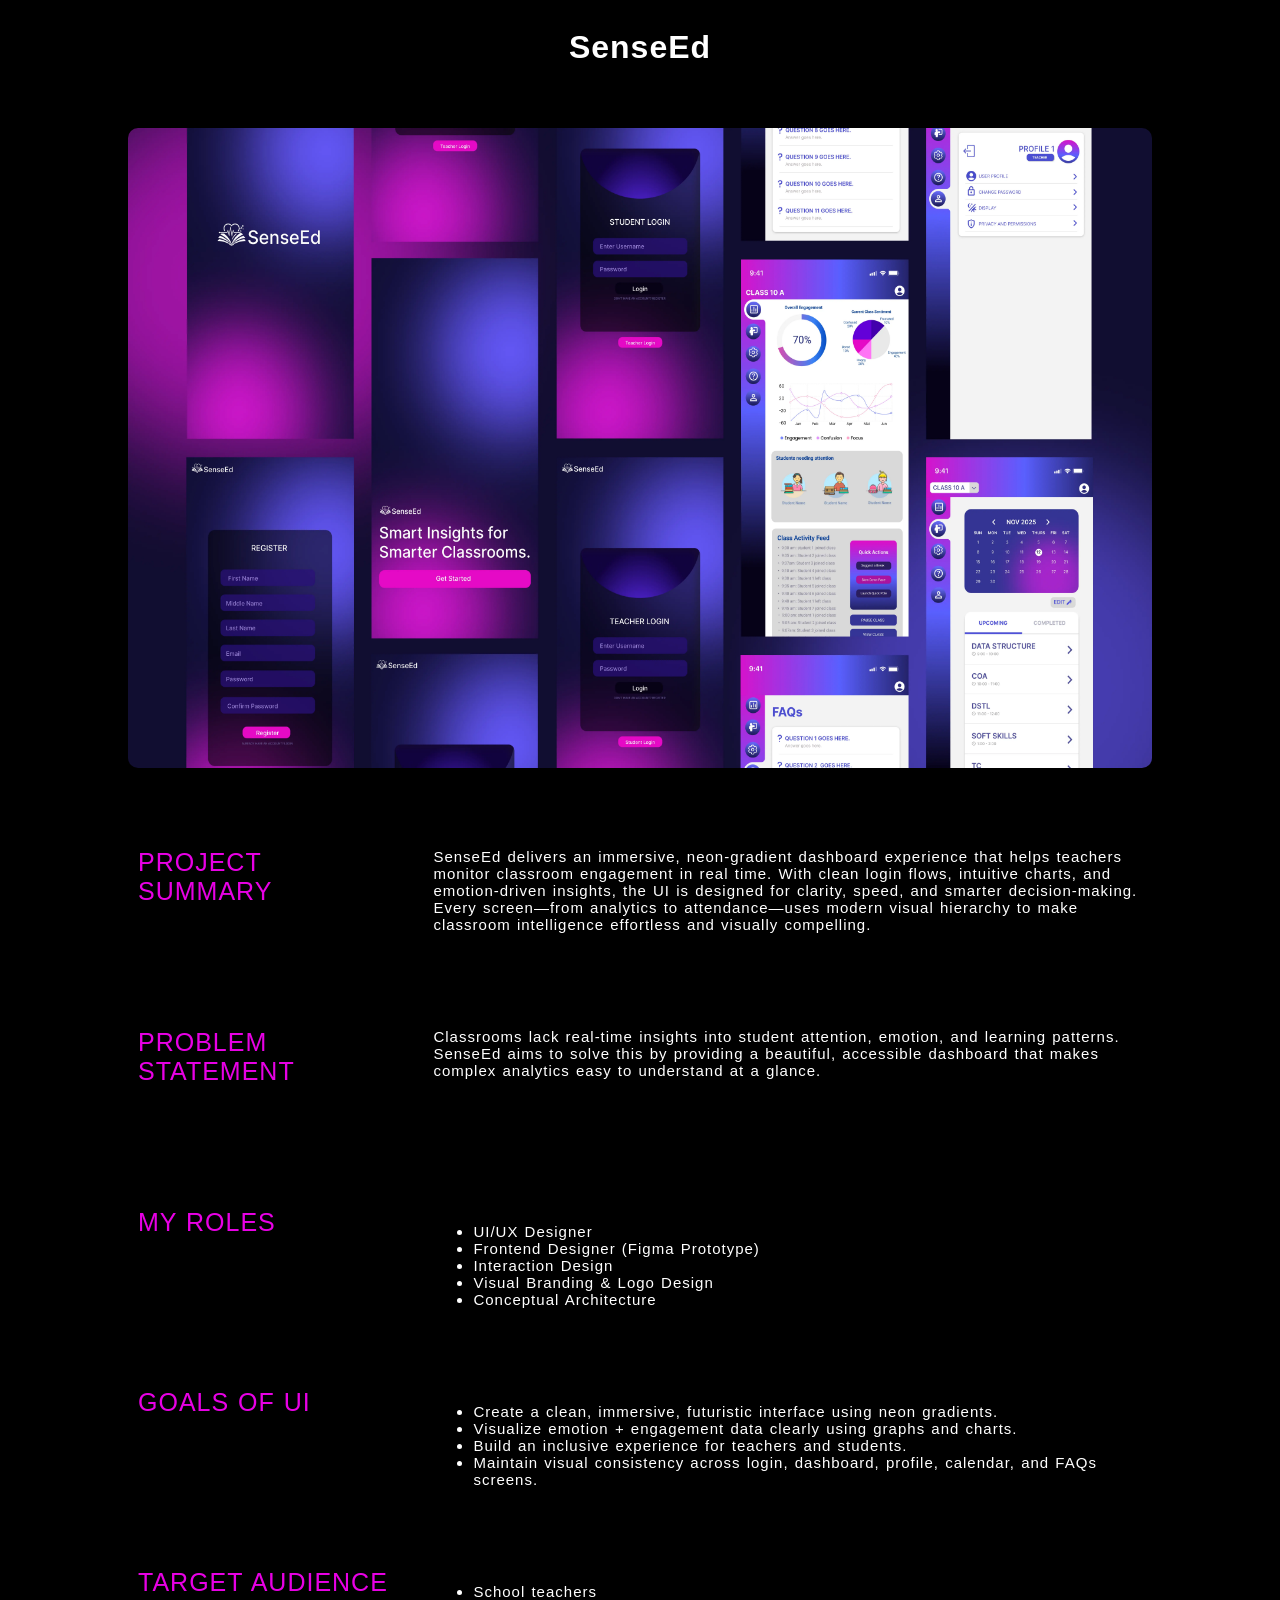
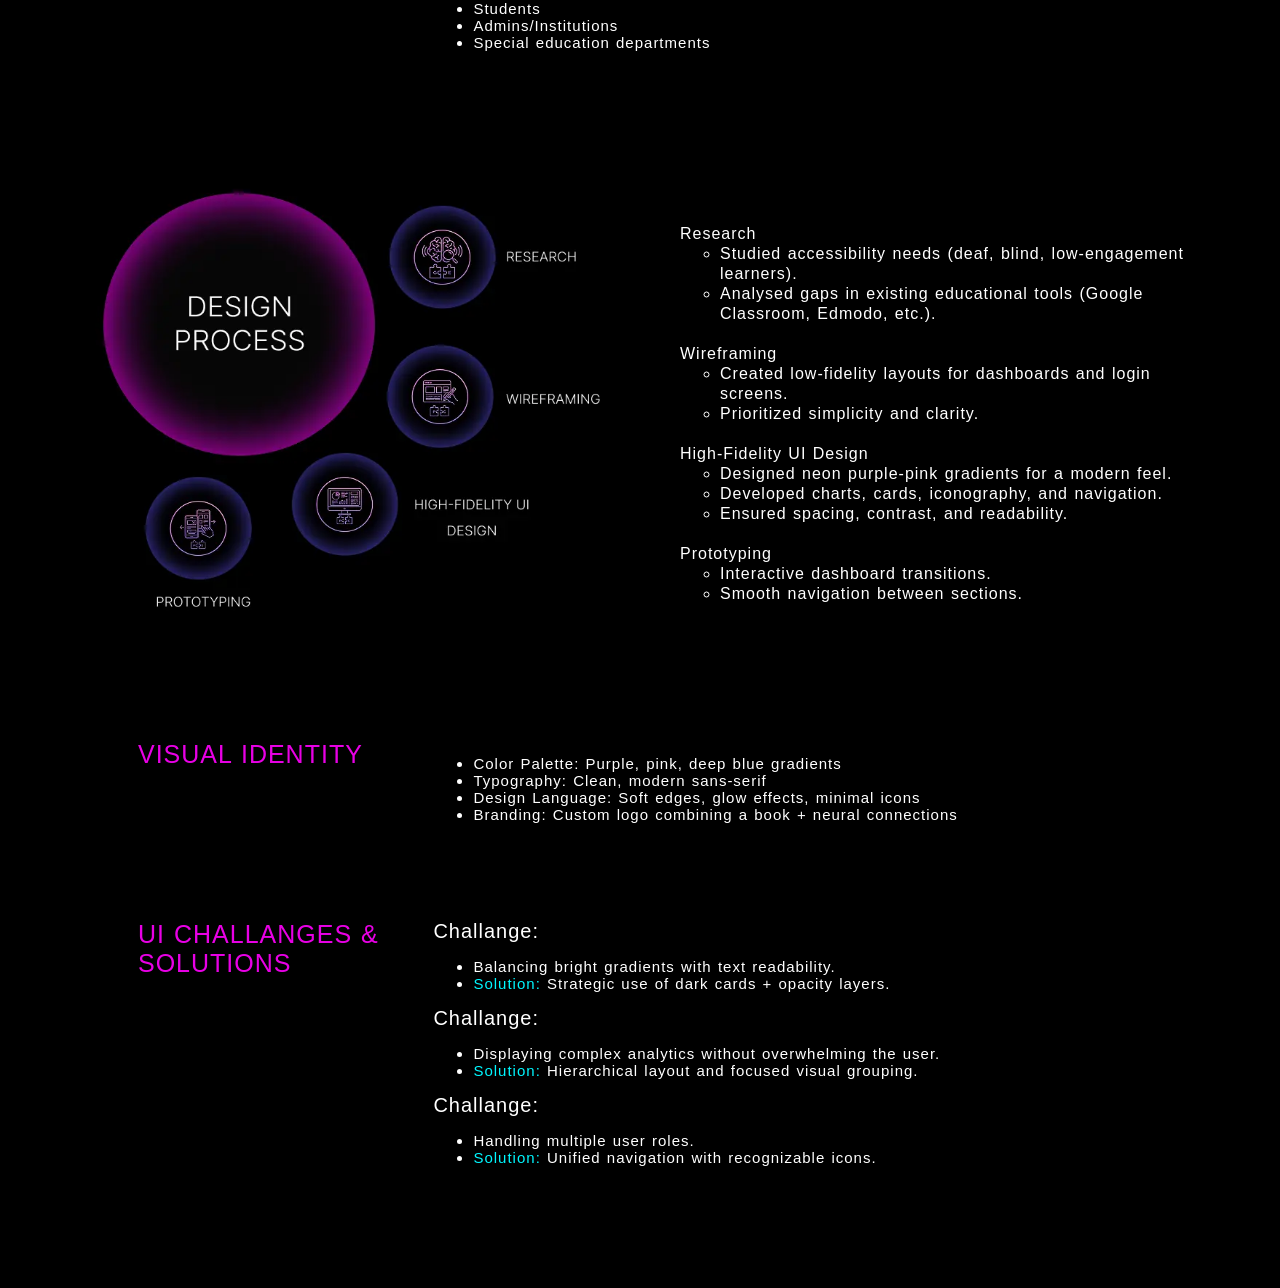
<file: SenseEd.html>
<!DOCTYPE html>
<html lang="en">
<head>
    <meta charset="UTF-8">
    <meta name="viewport" content="width=device-width, initial-scale=1.0">
    <link rel="stylesheet" href="styleSenseEd.css">
    <title>SenseEd</title>
</head>
<body>
    <h1>SenseEd</h1>
    <div class="container"></div>
    <img src="images/uiux/SenseEd-Mockup (1).webp" class="mockup">
    <div class="content">
        <div class="box one">PROJECT SUMMARY</div>
        <div class="box two">SenseEd delivers an immersive, neon-gradient dashboard experience that helps teachers monitor classroom engagement in real time. With clean login flows, intuitive charts, and emotion-driven insights, the UI is designed for clarity, speed, and smarter decision-making. Every screen—from analytics to attendance—uses modern visual hierarchy to make classroom intelligence effortless and visually compelling.</div>

        <div class="box one">PROBLEM STATEMENT</div>
        <div class="box two">Classrooms lack real-time insights into student attention, emotion, and learning patterns. SenseEd aims to solve this by providing a beautiful, accessible dashboard that makes complex analytics easy to understand at a glance.</div>

        <div class="box one">MY ROLES</div>
        <div class="box two"><ul>
            <li>UI/UX Designer</li>
            <li>Frontend Designer (Figma Prototype)</li>
            <li>Interaction Design</li>
            <li>Visual Branding & Logo Design</li>
            <li>Conceptual Architecture</li>
        </ul></div>

        <div class="box one">GOALS OF UI</div>
        <div class="box two">
            <ul>
                <li>Create a clean, immersive, futuristic interface using neon gradients.</li>
                <li>Visualize emotion + engagement data clearly using graphs and charts.</li>
                <li>Build an inclusive experience for teachers and students.</li>
                <li>Maintain visual consistency across login, dashboard, profile, calendar, and FAQs screens.</li>
            </ul>
        </div>

        <div class="box one">TARGET AUDIENCE</div>
        <div class="box two">
            <ul>
                <li>School teachers</li>
                <li>Students</li>
                <li>Admins/Institutions</li>
                <li>Special education departments</li>
            </ul>
        </div>
        
        
    </div>
    <div class="workflow">
        <img src="images/uiux/workflow.webp" alt="">
        <ul style="list-style-type: none;  line-height: 20px;" class="parentlist">
            <li class="heading">Research
                <ul class="childlist">
                    <li>Studied accessibility needs (deaf, blind, low-engagement learners).</li>
                    <li>Analysed gaps in existing educational tools (Google Classroom, Edmodo, etc.).</li>
                </ul>
            </li>
            <li class="heading">Wireframing
                <ul class="childlist">
                    <li>Created low-fidelity layouts for dashboards and login screens.</li>
                    <li>Prioritized simplicity and clarity.</li>
                </ul>
            </li>
            <li class="heading">High-Fidelity UI Design
                <ul class="childlist">
                    <li>Designed neon purple-pink gradients for a modern feel.</li>
                <li>Developed charts, cards, iconography, and navigation.</li>
                <li>Ensured spacing, contrast, and readability.</li>
                </ul>
            </li>
            <li class="heading">Prototyping
                <ul class="childlist">
                    <li>Interactive dashboard transitions.</li>
                    <li>Smooth navigation between sections.</li>
                </ul>
            </li>
        </ul>
    </div>
    <div class="content margin-bottom">
        <div class="box one">VISUAL IDENTITY</div>
        <div class="box two">
            <ul>
                <li>Color Palette: Purple, pink, deep blue gradients</li>
                <li>Typography: Clean, modern sans-serif</li>
                <li>Design Language: Soft edges, glow effects, minimal icons</li>
                <li>Branding: Custom logo combining a book + neural connections</li>
            </ul>
        </div>

        <div class="box one">UI CHALLANGES & SOLUTIONS</div>
        <div class="box two">
            <li class="challange">
                Challange:
                <ul class="contentoflist">
                    <li>Balancing bright gradients with text readability.</li>
                    <li><span>Solution:</span> Strategic use of dark cards + opacity layers.</li>
                </ul>
            </li>
            <li class="challange">
                Challange:
                <ul class="contentoflist">
                    <li>Displaying complex analytics without overwhelming the user.</li>
                    <li><span>Solution:</span> Hierarchical layout and focused visual grouping.</li>
                </ul>
            </li>
            <li class="challange">
                Challange:
                <ul class="contentoflist">
                    <li>Handling multiple user roles.</li>
                    <li><span>Solution:</span> Unified navigation with recognizable icons.</li>
                </ul>
            </li>
        </div>
    </div>
</body>
</html>
</file>
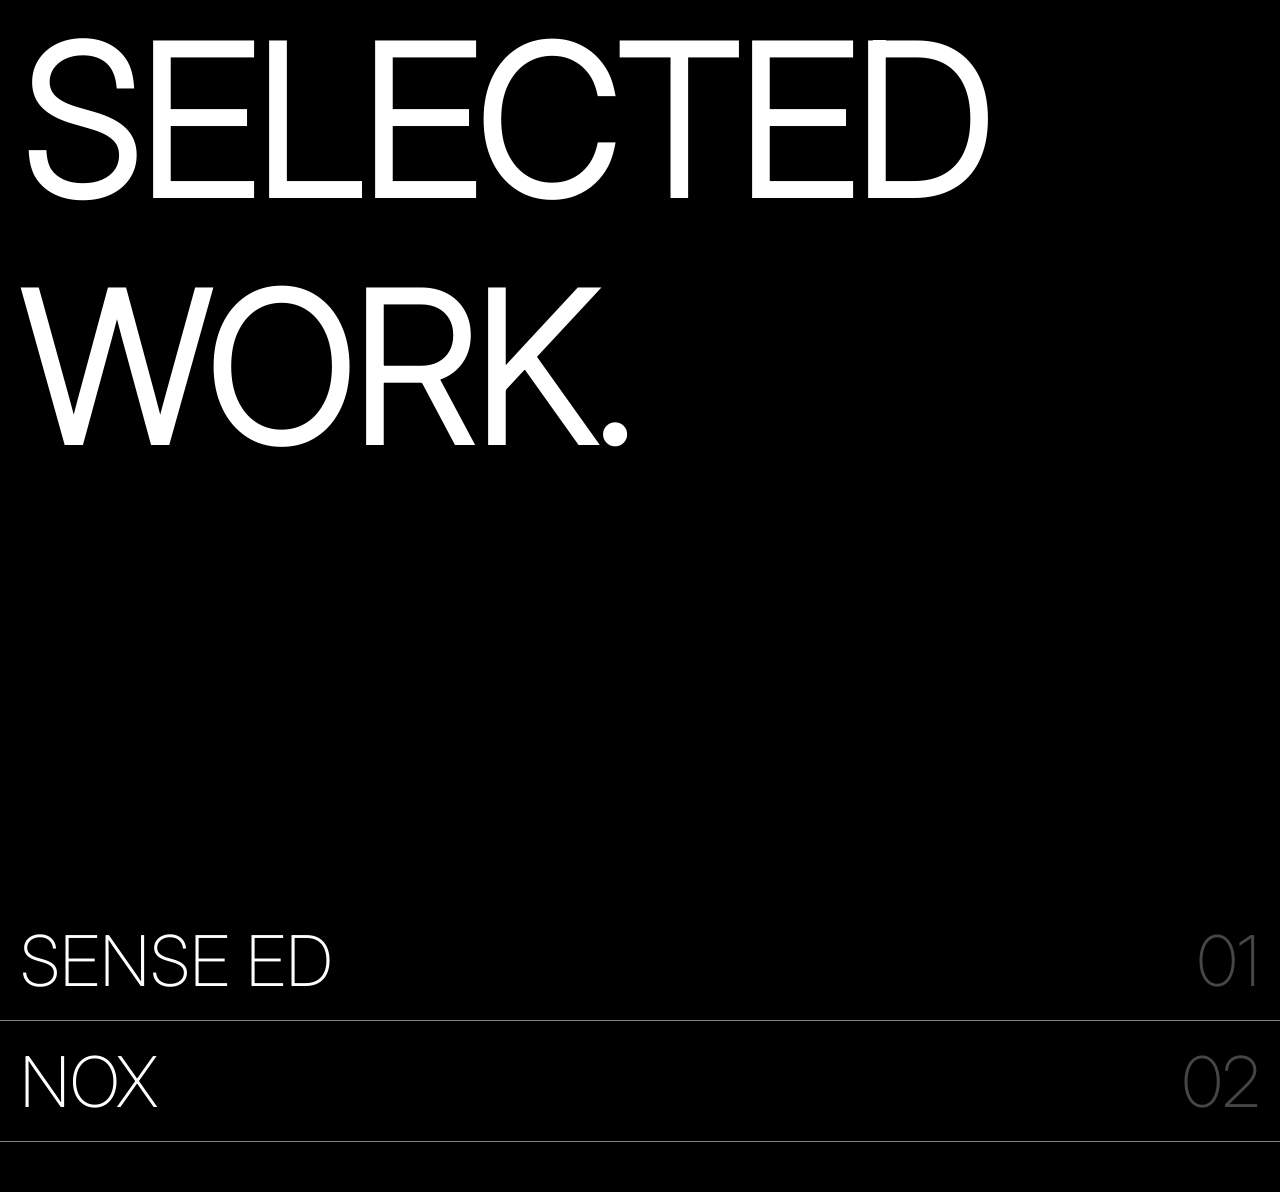
<file: uiux.html>
<!DOCTYPE html>
<html lang="en">
<head>
    <meta charset="UTF-8">
    <meta name="viewport" content="width=device-width, initial-scale=1.0">
    <link rel="stylesheet" href="uiux.css">
    <title>UI/UX Projects</title>
</head>
<body class="darkMode">
    <div class="first"><h1>SELECTED <br>WORK.</h1></div>
    <div class="second">
        <div class="project">
            <a href="SenseEd.html"><span class="width ">SENSE ED</span></a>
            <a href="SenseEd.html"><img src="images/uiux/sense-ed cover (1).webp" alt="" "></a>
            <span class="hidden">01</span>
        </div>

        <div class="project">
           <a href="nox.html"> <span class="width ">NOX</span></a>
            <a href="nox.html"><img src="images/uiux/nox cover.webp" alt=""></a>
            <span class="hidden">02</span>
        </div>

        <!-- <div class="project">
            <span class="width">MUSIC</span>
            <img src="images/sample.jpeg" alt="">
            <span class="hidden">03</span>
        </div>

        <div class="project">
            <span class="width">PROJECT</span>
            <img src="images/sample.jpeg" alt="">
            <span class="hidden">04</span>
        </div> -->
        
        <div class="last"> 
        </div>
    </div>
</body>
</html>
</file>
<file: style.css>
*{
    margin: 0;
    padding: 0;
}
@font-face {
    font-family: "Inter light";
    src: url("fonts/Inter/Inter-VariableFont_opsz\,wght.ttf") format("truetype");
    font-weight: 200;
}
@font-face {
    font-family: "Inter medium";
    src: url("fonts/Inter/Inter-VariableFont_opsz\,wght.ttf") format("truetype");
    font-weight: 200;
}
@font-face {
    font-family: "Inter bold";
    src: url("fonts/Inter/Inter-VariableFont_opsz\,wght.ttf") format("truetype");
    font-weight: 400;
}
.darkMode{
    background-color: black;
    color: white;
    font-family: Helvetica;
    font-weight: 100;
    font-family: 'Inter light', sans-serif;
}
.interMedium{
    font-family: 'Inter medium';
}
.grey{
    color: grey;
}
.webpage{
    height: 100vh;
}
.magazineWebpage{
    height: auto;
}

/* HERO SECTION FOR DESKTOP */
.desktopHeroSection{
    display: grid;
    grid-template-rows: 7% 86% 7%;
}

.header{
    border-bottom: 1px solid rgb(114, 114, 114);
    display: flex;
    align-items: center;
    padding-left: 15px;
}
.nameSize1{
    font-size: 4vw;
    line-height: 0.3;
}
.nameSize2{
    font-size: 11vw;
}
.name{
    padding-left: 15px;
    display: flex;
    flex-direction: column;
    justify-content: end;
}
.profile{
    border-bottom: 1px solid rgb(114, 114, 114);
    border-top: 1px solid rgb(114, 114, 114);
    display: flex;
    align-items: center;
    justify-content: space-between;
    padding-left: 15px;
    padding-right: 15px;
}
.tabletname{
    display: none;
}

/* NAV SECTION FOR DESKTOP */
.menu{
    display: grid;
    grid-template-rows: 3fr 1fr 1fr;
}

.nav{
    display: grid;
    grid-template-columns: 10% 90%;
    grid-template-rows: 0.1fr 0.1fr 0.6fr 0.1fr;
    font-size: 60px;
    margin-left: 10px;
    margin-top: 30px;
}
.nav>a{
    color: white;
    text-decoration-thickness: 2px;
    text-underline-offset: 7px;
}
.aboutMe{
    grid-column: span 2;
}
.uiuxDesign{
    grid-column-start: 2;
    grid-column-end: 3;
}
.graphicDesign{
    grid-column-start: 2;
    grid-column-end: 3;
}
.fineArts{
    grid-column-start: 2;
    grid-column-end: 3;
}
.addInfo{
    color: rgb(131, 131, 131);
    margin-left: 30px;
    display: flex;
    flex-direction: column;
    justify-content: end;
}
.resume>a{
    color: white;
    text-decoration: none;
    font-size: 20px;
    margin: 30px;
}
.arrow{
    height: 20px;
}
.address{
    display: flex;
    gap: 10px;
    margin-bottom: 1px;
}
.email{
    display: flex;
    gap: 6px;
}
.address>img{
    height: 20px;
}
.email>img{
    height: 20px;
}
.navFooter{
    display: flex;
    align-items: end;
     margin-bottom: 30px;
     justify-content: space-between;
}
.socials{
    margin-right: 30px;
    display: flex;
    gap: 50px;
}
.socials>a{
    text-decoration: none;
    color: rgb(131, 131, 131);
}

/* MAGAZINE FOR DESKTOP */
.magazineHeading{
    font-size:11vw;
    border: 1px solid rgb(114, 114, 114);
    line-height: 11.5vw;
    padding-left: 3px;
}
 .cardsContainer{
    display: flex;
    flex-wrap: wrap;
    justify-content: center; 
    margin-top: 80px;
  }
  .card{
    border: 2px solid rgb(114, 114, 114);
    height: 340px;
    width: 240px;
    flex-grow: 0;
    flex-shrink: 0;
    padding: 10px;
  }

.blogTitle{
    margin-top: 20px;
    margin-bottom: 20px;
    font-family: 'Inter bold';
    height: 55PX;
}

.first{
    height: 155px;
}

.category-date{
    display: flex;
    justify-content: space-between;
    height: 55px;
    align-items: end;
}
.date{
    font-size: 35px;
}
.second{
    background-color: rgb(50, 50, 50);
    height:165px ;
    overflow: hidden;
}
.readMore>a{
    font-size: 13px;
    color:rgb(114, 114, 114) ;

}
.footerGap{
    height: 100px;
}

 /* FOOTER FOR DESKTOP */
.footer{
    height: 380px;
    background-color: rgb(11, 11, 11);
    display:grid;
    grid-template-rows: 30% 55% 15%;

}
.footer1{
    display: flex;
    align-items: center;
    justify-content: center;
    font-size: 2vw;
}
.footer2{
    display: flex;
    flex-direction: column;
    font-size: 12px;
    margin-left: 30px;
    line-height: 20px;
}
.footer2 img{
    height: 16px;
}
.socialIcons{
    width: 100px;
    display: grid;
    grid-template-columns: 1fr 1fr 1fr;
    gap: 10px;
    margin-top: 40px;
}
.body{
    color: rgb(131, 131, 131);
}
.cap2{
    margin-top: 20px;
}
.footer3{
    color: rgb(73, 73, 73);
    font-family: "Inter bold";
    font-size: 13px;
    margin-left: 25px;
    display: flex;
    align-items: center;
    justify-content: space-between;
    margin-right: 30px;
}
.footer3 img{
    height: 15px;
    margin-right: 3px;
}
.copyright{
    display: flex;
}
/* HERO SECTION, footer FOR MOBILE/TABLET */
@media(max-width:550px){
    .name{
        justify-content: center;
    }
    .nameSize2{
        display:none;
    }
    .tabletname{
        display: flex;
        font-size: 15vw;
    }

    .tabletClass{
        font-size: 3vw;
    }
    .tabletClassName{
        font-size: 4vw;
    }
    .footer1{
        font-size: 4.5vw;
    }
}



/* NAV SECTION FOR MOBILE/TABLET*/
/* FOR TABLET + MOBILE*/
@media(max-width:1000px){
    .footer1{
        font-size: 3vw;
    }
}

@media(max-width:850px){
    .magazineHeading{
    font-size:19vw;
    line-height: 19.5vw;
}
.footer1{
    font-size: 4vw;
}
}
@media(max-width:550px){
    .nav{
        font-size: 50px;
    }
    .aboutMe,.uiuxDesign,.graphicDesign,.fineArts{
    grid-column: span 2;
    }
    .resume>a{
        font-size: 17px;
        margin-left: 10px;
    }
    .arrow{
        height: 15px;
    }
    .addInfo{
        margin: 10px;
    }
    .magazineHeading{
    font-size:19vw;
    line-height: 19.5vw;
}
 
}
@media(max-width:820px){
    .socials{
        display: none;
    }
}
/* FOR MOBILE */
@media(max-width:360px){
    .nav{
        font-size:40px;
    }
}
</file>
<file: aboutme.css>
*{
    margin: 0;
    padding: 0;
}
@font-face {
    font-family: "Inter light";
    src: url("fonts/Inter/Inter-VariableFont_opsz\,wght.ttf") format("truetype");
    font-weight: 200;
}
@font-face {
    font-family: "Inter medium";
    src: url("fonts/Inter/Inter-VariableFont_opsz\,wght.ttf") format("truetype");
    font-weight: 200;
}
@font-face {
    font-family: "Inter bold";
    src: url("fonts/Inter/Inter-VariableFont_opsz\,wght.ttf") format("truetype");
    font-weight: 400;
}
.darkMode{
    background-color: black;
    color: white;
    font-family: Helvetica;
    font-weight: 100;
    font-family: 'Inter light', sans-serif;
}
h1{
    font-size: 6vw;
    padding-left: 10px;
    border-bottom: 1px solid grey;
}
p{
    color: grey;
    margin:50px 40px;
}
.grid{
    margin: 40px;
    display: grid;
    grid-template-columns: 1fr 1fr 1fr;
    grid-template-rows: 1fr 1fr;
    gap: 20px;
}

h2{
    color: white;
    margin-bottom: 25px;
    text-underline-offset: 7px;
}
span img{
    height: 16px;
    opacity: 0.5;
    padding-top: 3px;
    margin-right: 10px;
}
.contact{
    display: flex;
    flex-direction: column;
    color: grey;
}
.languages{
    color: grey;
}
h4{
    color: white;
    margin-top: 15px;
    margin-bottom: 10px;
}
.skills{
    color: grey;
    grid-row: span 2;
}
.interests{
    color: grey;
}
.education{
    color: grey;
}
@media(max-width:750px){
    h1{
        font-size: 12vw;
    }
}

@media(max-width:550px){
    h1{
        font-size: 18vw;
    }
}
@media(max-width:650px){
    .grid{
        grid-template-columns: 1fr 1fr;
        grid-template-rows: 1fr 1fr 1fr;
    }
}
@media(max-width:450px){
    .grid{
        grid-template-columns: 1fr;
        grid-template-rows: none;
        gap: 50px;
    }
}
</file>
<file: blog.css>
*{
    margin: 0;
    padding: 0;
}
@font-face {
    font-family: "Inter light";
    src: url("fonts/Inter/Inter-VariableFont_opsz\,wght.ttf") format("truetype");
    font-weight: 200;
}
@font-face {
    font-family: "Inter medium";
    src: url("fonts/Inter/Inter-VariableFont_opsz\,wght.ttf") format("truetype");
    font-weight: 200;
}
@font-face {
    font-family: "Inter bold";
    src: url("fonts/Inter/Inter-VariableFont_opsz\,wght.ttf") format("truetype");
    font-weight: 400;
}
body{
    font-family: "inter medium";
    background-color: black;
    color: white;
}
.header{
    display: flex;
    justify-content: space-between;
    padding: 5px;
    font-size: 30px;
    color: grey;
    font-family: "inter bold";
    border-bottom: 1px solid grey;
}
.section{
    display: grid;
    grid-template-columns: 1fr 1fr;
    padding: 40px 10px;
    gap: 40px;
}
.section2{
    display: grid;
    grid-template-columns: 1fr 1fr;
    padding: 10px 10px 10px 10px;
    gap: 40px;
}
.title{
    font-family: "inter bold";
    font-size: 7vw;
    padding-left: 20px;
    padding-right: 20px;
}
.second{
    padding: 50px 10px;
    padding-left: 20px;
    padding-right: 20px;
    width: 80%;
}
hr{
    height: 0.5px;
    background-color: rgb(118, 118, 118);
    border: none;
}
h2{
    margin-bottom: 25px;
}
p{
    font-size: 15px;
    font-family: "inter light";
}
img{
    width: 250px;
}
.img{
    width: 100%;
    display: flex;
    align-items: center;
    justify-content: center;
    margin: 40px;
}
.second2{
    width: 80%;
    display: flex;
    flex-direction: column;
    justify-content: center;
    padding-left: 50px;
}
@media(max-width:850px){
    .title{
        font-size: 10vw;
    }
    .section2,.section{
        grid-template-columns: 1fr;
    }
    .second2{
    padding: 50px 10px;
    padding-left: 20px;
    padding-right: 20px;
    width: 80%;
}
.img{
   margin: 0;
   margin-bottom: 40px;
}
}
</file>
<file: finearts.css>
*{
    margin: 0;
    padding: 0;
}
@font-face {
    font-family: "Inter light";
    src: url("fonts/Inter/Inter-VariableFont_opsz\,wght.ttf") format("truetype");
    font-weight: 200;
}
@font-face {
    font-family: "Inter medium";
    src: url("fonts/Inter/Inter-VariableFont_opsz\,wght.ttf") format("truetype");
    font-weight: 200;
}
@font-face {
    font-family: "Inter bold";
    src: url("fonts/Inter/Inter-VariableFont_opsz\,wght.ttf") format("truetype");
    font-weight: 400;
}
.lightMode{
    font-family: Helvetica;
    font-weight: 100;
    font-family: 'Inter medium', sans-serif;
}
h1{
    padding-left: 5px;
    font-size: 15vw;
    border-bottom: 1px solid black;
    margin-bottom: 150px;
}
.container{
    display: grid;
    grid-template-columns: 1fr 1fr 1fr 1fr;
    grid-auto-rows: 40vh;
}
.box{
    border-top: 1px solid black;
    border-right: 1px solid black;
}
.box img{
    height: 140px;
}
.third{
    text-align: left;
    padding: 5px;
    display: flex;
    align-items: end;
}
.second{
    display: flex;
    justify-content: center;
    align-items: center;
}
.box{
    display: grid;
    grid-template-rows: 2fr 6fr 2fr;
}
.box span{
    font-size: 12px;
}

@media(max-width:550px){
    h1{
        font-size: 30vw;
    }
}
@media(max-width:1200px){
    .container{
       grid-template-columns: 1fr 1fr 1fr 1fr;
       grid-auto-rows: 30vh; 
    }
    .box img{
        height: 130px;
    }
}
@media(max-width:900px){
    .container{
       grid-template-columns: 1fr 1fr 1fr;
       grid-auto-rows: 30vh; 
    }
}
@media(max-width:750px){
    .container{
       grid-template-columns: 1fr 1fr;
       grid-auto-rows: 35vh; 
    }
    .box img{
        height: 150px;
    }
    
}
@media(max-width:500px){
    .container{
       grid-template-columns: 1fr;
       grid-auto-rows: 45vh; 
    }
    .box img{
        height: 190px;
    }
}
</file>
<file: graphicdesign.css>
*{
    margin: 0;
}
.darkMode{
    background-color: black;
    color: white;
    font-family: Helvetica;
    font-weight: 100;
    font-family: 'Inter light', sans-serif;
}
.heading{
    background-color: black;
    border-top: 1px solid grey;
    position: fixed;
    width: 100vw;
    bottom: 0;
    font-size:6vw;
    padding: 10px;
}
.container{
    width: 100vw;
    display: flex;
    flex-wrap: wrap;
    justify-content: center;
    align-items: center;
    gap: 35px;
    margin-top: 35px;
    margin-bottom: 100px;
}
img{
    height: 250px;
}
@media(max-width:1000px){
    .heading{
        font-size: 7vw;
    }
}
@media(max-width:800px){
    .heading{
        font-size: 8vw;
    }
}
@media(max-width:550px){
    .heading{
        font-size: 9vw;
    }
}
</file>
<file: styleSenseEd.css>
body{
    background-color: black;
    color: white;
    display: flex;
    flex-direction: column;
    align-items: center;
    height: auto;
    gap: 20px;
    font-family: sans-serif;
    letter-spacing: 1px;
    word-spacing: 1px;
}
h1{
    text-align: center;
}
.mockup{
    height: 50vw;
    width: 80vw;
    border-radius: 10px;
}
.content{
    margin-top: 50px;
    width: 80vw;
    display: grid;
    grid-template-columns: repeat(7,1fr);
    grid-template-rows: auto;
    gap: 10px;
}
.box{
    height: 150px;
    /* background-color: brown; */
    padding: 10px;
}
.one{
    grid-column: span 2;
    font-size: 25px;
    color: rgb(232, 0, 229);
}
.two{
    grid-column: span 5;
    font-size: 15px;
}
.workflow{
    height: 40vw;
    width: 90vw;
    display: flex;
}
.workflow>img{
    width: 50%;
}
.heading{
    margin-top: 20px;
}
.parentlist{
    display: flex;
    flex-direction: column;
    justify-content: center;
}
.challange{
    font-size: 20px;
    list-style-type: none;
}
.contentoflist{
    font-size: 15px;
}
span{
    color: rgb(0, 247, 255);
}
.margin-bottom{
    margin-bottom: 200px;
}
b{
    color: rgb(0, 247, 255);
}
@media (max-width: 980px) {
  .one{
    grid-column: span 7;
  }
  .two{
    grid-column: span 7;
    margin-bottom: 70px;
    font-size: 10px;
    line-height: 15px;

  }
  .box{
    height: auto;
  }
  .workflow{
    flex-direction: column;
    height: auto;
  }
  .workflow>img{
    width: 100%;
  }
  .childlist,.contentoflist{
    font-size: 10px;
  }
}
</file>
<file: uiux.css>
*{
    margin: 0;
    padding: 0;
}
@font-face {
    font-family: "Inter light";
    src: url("fonts/Inter/Inter-VariableFont_opsz\,wght.ttf") format("truetype");
    font-weight: 200;
}
@font-face {
    font-family: "Inter medium";
    src: url("fonts/Inter/Inter-VariableFont_opsz\,wght.ttf") format("truetype");
    font-weight: 200;
}
@font-face {
    font-family: "Inter bold";
    src: url("fonts/Inter/Inter-VariableFont_opsz\,wght.ttf") format("truetype");
    font-weight: 400;
}
.project a{
    color: white;
    text-decoration: none;
}
.darkMode{
    background-color: black;
    color: white;
    font-family: Helvetica;
    font-weight: 100;
    font-family: 'Inter light', sans-serif;
}
.first{
    height: 100vh;
    font-size: 8vw;
    margin-left: 20px;
}
.second span{
    font-size: 70px;
    margin: 20px;
}

.project{
    height: 120px;
    border-bottom: 1px solid grey;
    display: flex;
    justify-content: space-between;
    align-items: center;
    color: rgb(70, 70, 70);
}
.width{
    width: 50vw;
}
.project:hover{
    color: white;
}
.project img{
    height: 200px;
    opacity: 0;
}
.project:hover img{
    opacity: 1;
}
.last{
    height: 50px;
   
}
/* FOR TABLET */
.desktop-hidden{
    display: flex;
}
@media(max-width:820px){
  .project:hover img{
    opacity: 0;
}  
.project{
    color: white;
}
.second span{
    font-size: 50px;
    margin: 20px;
}
.first{
    height: 50vh;
}
}
@media(max-width:510px){
    .hidden{
        display: none;
    }
    .second span{
        font-size: 35px;
        width: 100vw;
    }
    .project{
        height: 95px;
    }
}
</file>
